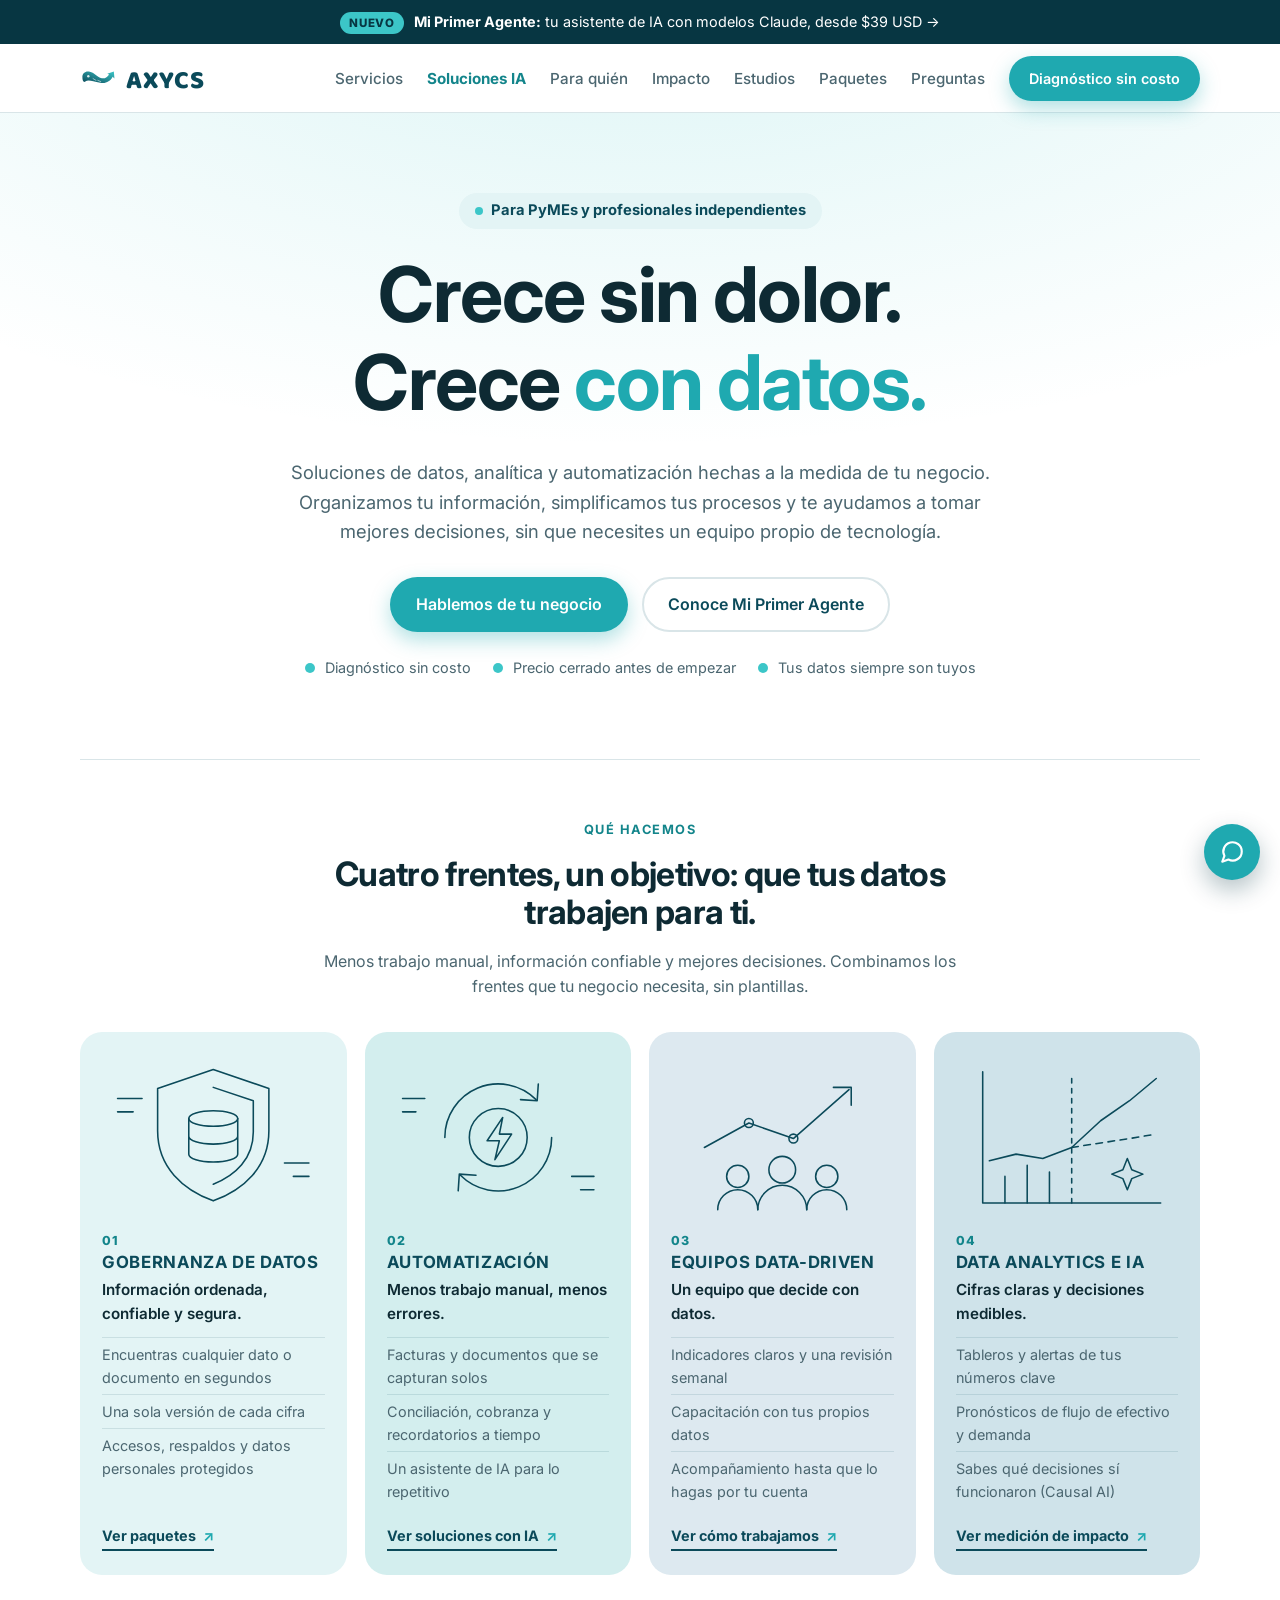
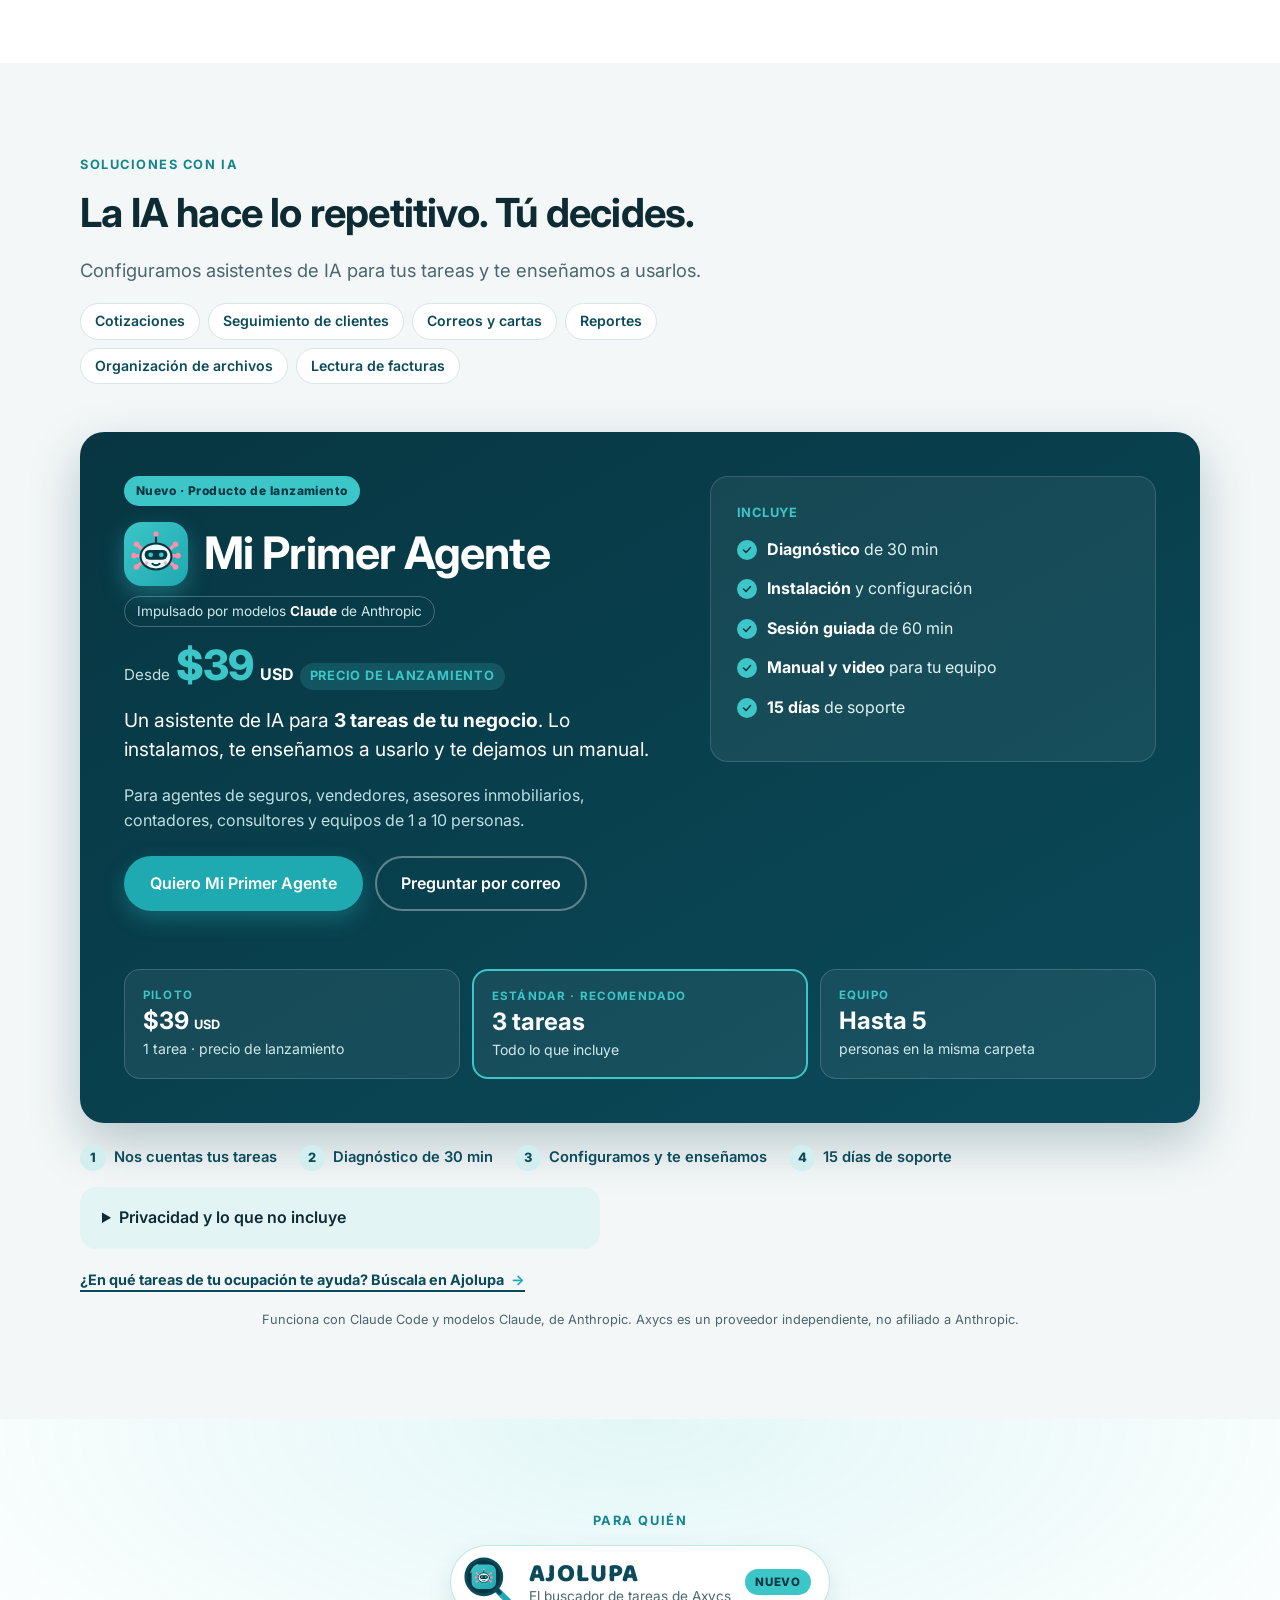
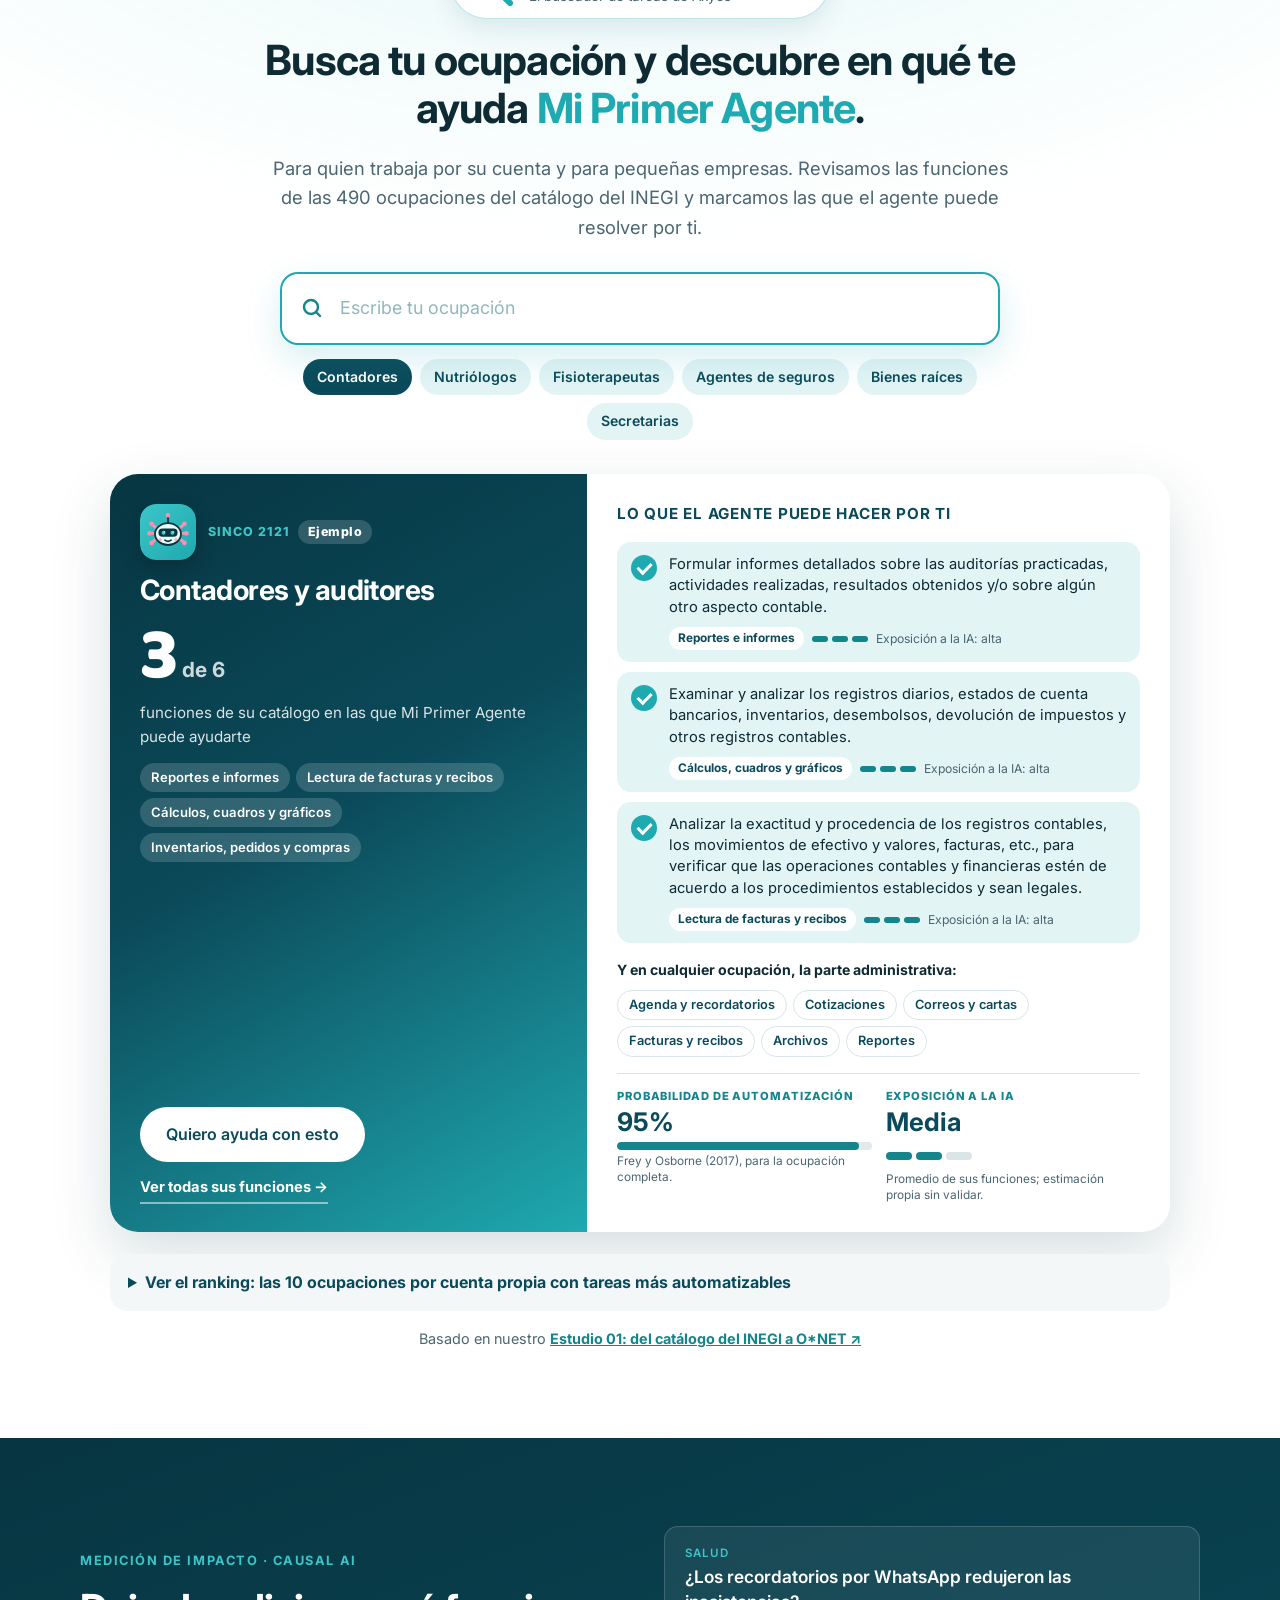
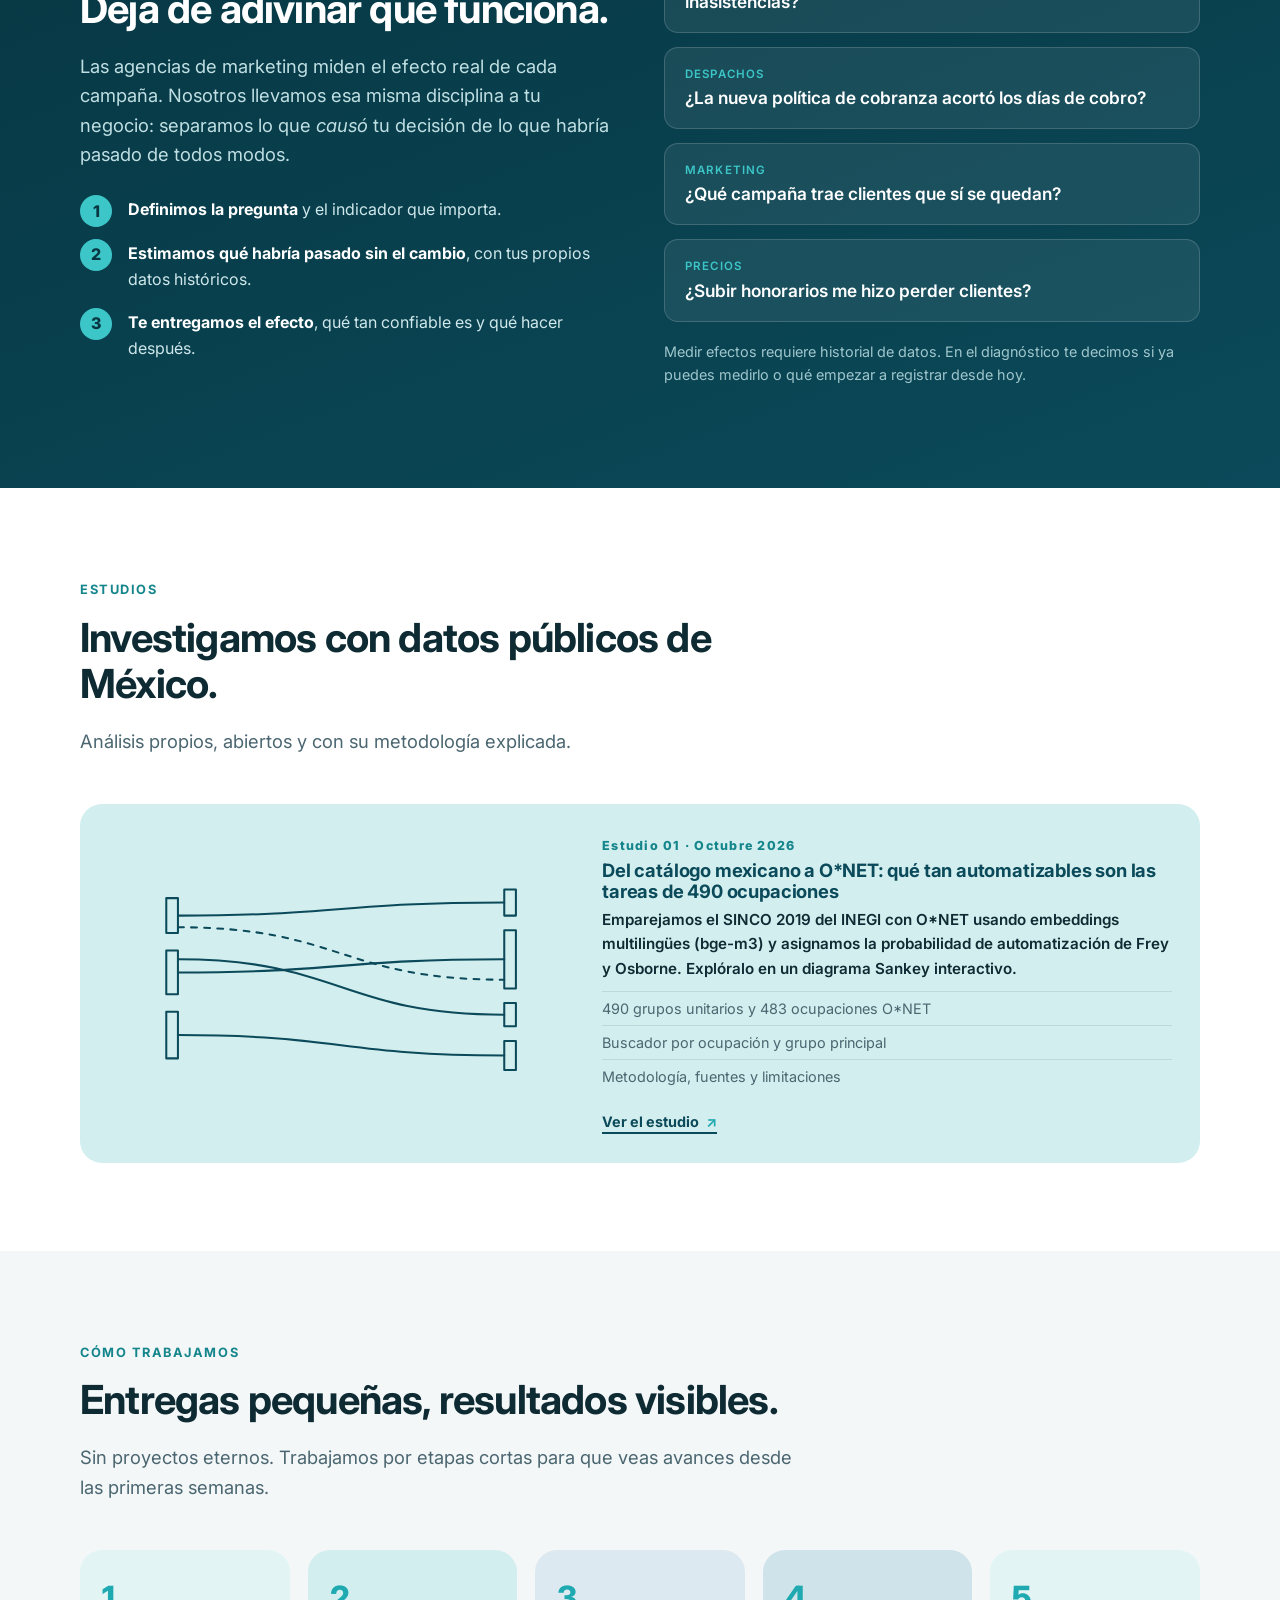
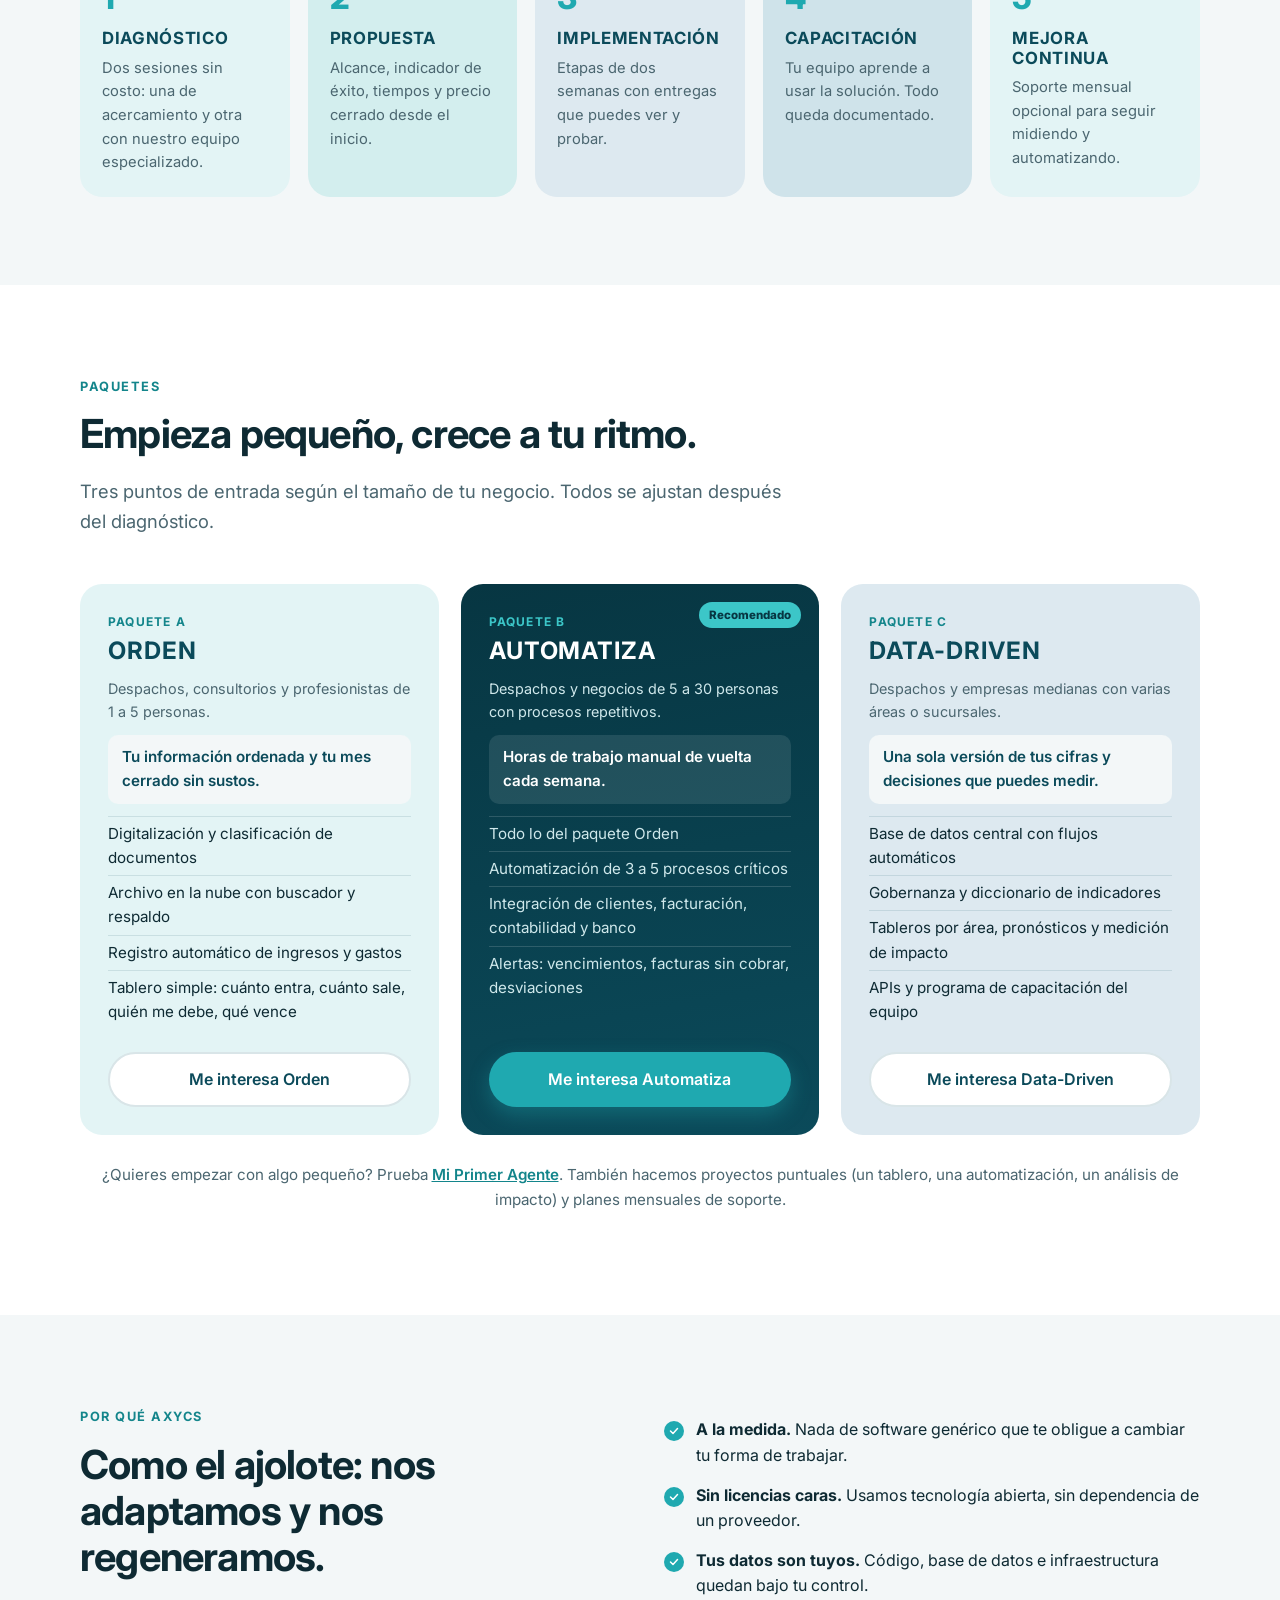
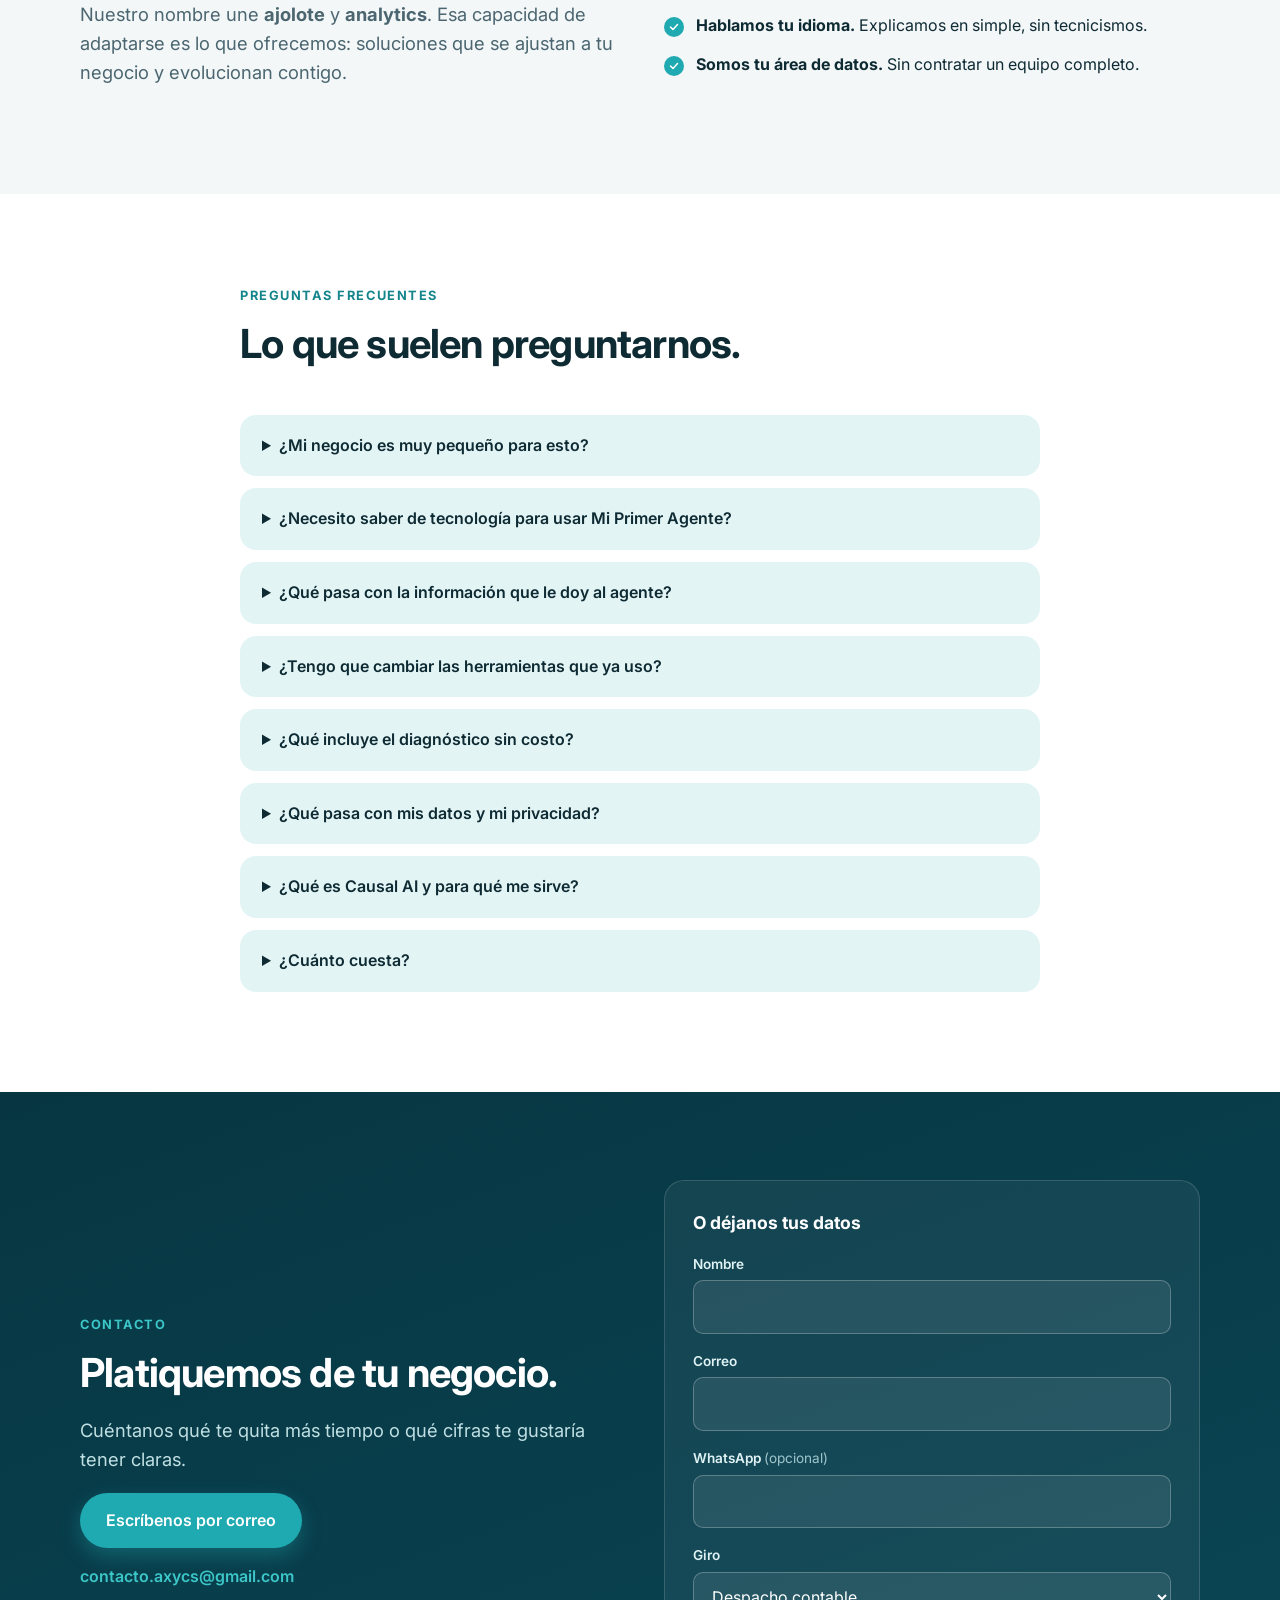
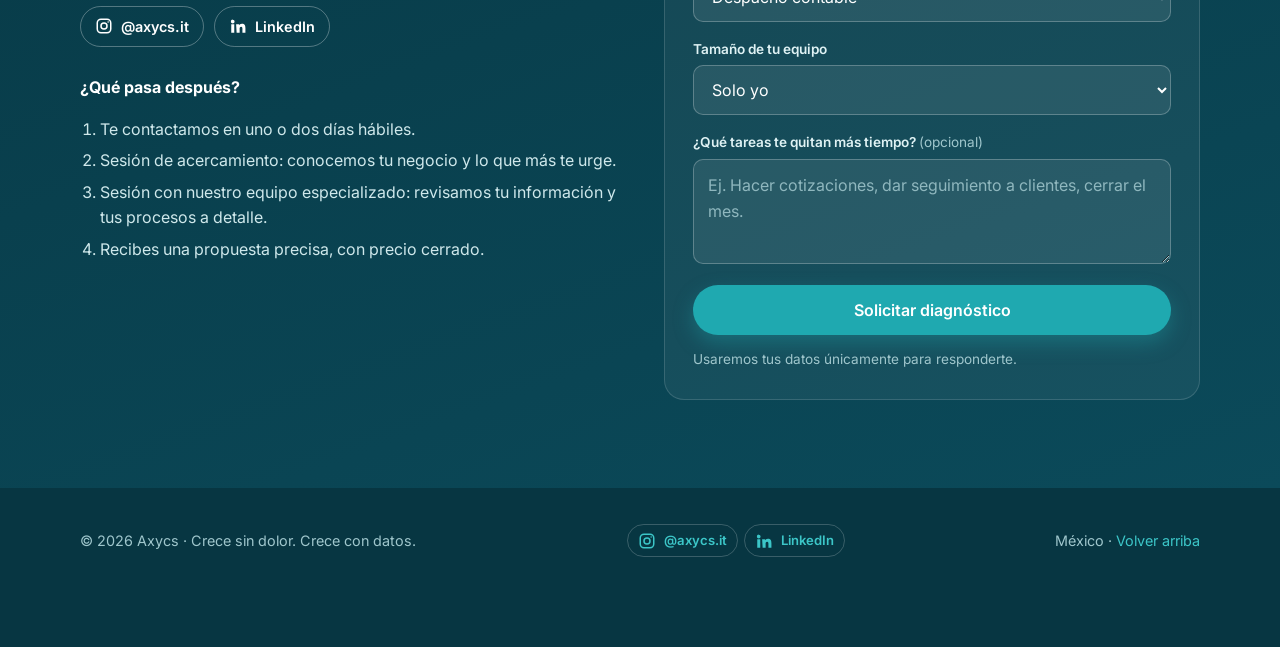
<file: index.html>
<!doctype html>
<html lang="es-MX">
<head>
  <meta charset="utf-8">
  <meta name="viewport" content="width=device-width, initial-scale=1">
  <title>Axycs | Crece sin dolor. Crece con datos.</title>
  <meta name="description" content="Axycs ayuda a profesionistas por cuenta propia y pequeñas empresas en México a ordenar su información, automatizar el trabajo repetitivo con IA y medir el efecto real de sus decisiones.">
  <meta name="theme-color" content="#0b4a5a">
  <meta property="og:title" content="Axycs | Crece sin dolor. Crece con datos.">
  <meta property="og:description" content="Datos ordenados, procesos automáticos y decisiones medibles para despachos y negocios de salud en México.">
  <meta property="og:type" content="website">
  <meta property="og:locale" content="es_MX">
  <link rel="icon" href="logo.svg" type="image/svg+xml">
  <link rel="preconnect" href="https://fonts.googleapis.com">
  <link rel="preconnect" href="https://fonts.gstatic.com" crossorigin>
  <link href="https://fonts.googleapis.com/css2?family=Baloo+2:wght@800&family=Inter:wght@400;500;600;700;800&display=swap" rel="stylesheet">
  <link rel="stylesheet" href="styles.css">
  <script>document.documentElement.classList.add("js");</script>
</head>
<body>
<a class="skip" href="#contenido">Saltar al contenido</a>

<div class="announce">
  <a href="#mi-primer-agente"><span class="announce-tag">Nuevo</span> <strong>Mi Primer Agente:</strong> tu asistente de IA con modelos Claude, desde $39 USD <span aria-hidden="true">→</span></a>
</div>

<header class="site-header">
  <div class="wrap nav">
    <a href="#inicio" class="brand" aria-label="Axycs, inicio"><img src="logo.svg" alt="" width="38" height="38"><span class="wordmark">Axycs</span></a>
    <button class="menu-btn" aria-label="Abrir menú" aria-expanded="false" aria-controls="menu">
      <svg width="26" height="26" viewBox="0 0 24 24" fill="none" stroke="currentColor" stroke-width="2" stroke-linecap="round"><path d="M4 7h16M4 12h16M4 17h16"/></svg>
    </button>
    <ul id="menu">
      <li><a class="link" href="#servicios">Servicios</a></li>
      <li><a class="link link-hot" href="#ia">Soluciones IA</a></li>
      <li><a class="link" href="#industrias">Para quién</a></li>
      <li><a class="link" href="#impacto">Impacto</a></li>
      <li><a class="link" href="#estudios">Estudios</a></li>
      <li><a class="link" href="#paquetes">Paquetes</a></li>
      <li><a class="link" href="#faq">Preguntas</a></li>
      <li><a class="btn btn-primary btn-sm" href="#contacto">Diagnóstico sin costo</a></li>
    </ul>
  </div>
</header>

<main id="contenido">
<!-- HERO: promesa y los cuatro frentes que la cumplen -->
<section class="hero" id="inicio">
  <div class="wrap">
    <div class="hero-intro">
      <p class="hero-for">Para PyMEs y profesionales independientes</p>
      <h1>Crece sin dolor.<br>Crece <em>con datos.</em></h1>
      <p class="lead">Soluciones de datos, analítica y automatización hechas a la medida de tu negocio. Organizamos tu información, simplificamos tus procesos y te ayudamos a tomar mejores decisiones, sin que necesites un equipo propio de tecnología.</p>
      <div class="cta">
        <a class="btn btn-primary" href="#contacto">Hablemos de tu negocio</a>
        <a class="btn btn-ghost" href="#mi-primer-agente">Conoce Mi Primer Agente</a>
      </div>
      <ul class="trust">
        <li>Diagnóstico sin costo</li>
        <li>Precio cerrado antes de empezar</li>
        <li>Tus datos siempre son tuyos</li>
      </ul>
    </div>

    <div class="hero-services" id="servicios">
      <div class="services-head reveal">
        <span class="eyebrow">Qué hacemos</span>
        <h2>Cuatro frentes, un objetivo: que tus datos trabajen para ti.</h2>
        <p>Menos trabajo manual, información confiable y mejores decisiones. Combinamos los frentes que tu negocio necesita, sin plantillas.</p>
      </div>
      <div class="fronts tiles">
        <article class="front f-gob reveal" id="gobernanza">
          <svg class="front-art" viewBox="0 0 200 150" aria-hidden="true">
            <path d="M100 14l50 17v38c0 33-23 53-50 63-27-10-50-30-50-63V31z"/>
            <path d="M100 30l36 12v28c0 24-16 39-36 47"/>
            <ellipse cx="100" cy="58" rx="22" ry="7"/>
            <path d="M78 58v32c0 3.9 9.8 7 22 7s22-3.1 22-7V58M78 74c0 3.9 9.8 7 22 7s22-3.1 22-7"/>
            <path d="M14 40h22M14 52h14M164 98h22M172 110h14"/>
          </svg>
          <span class="front-num">01</span>
          <h3>Gobernanza de datos</h3>
          <p class="front-claim">Información ordenada, confiable y segura.</p>
          <ul><li>Encuentras cualquier dato o documento en segundos</li><li>Una sola versión de cada cifra</li><li>Accesos, respaldos y datos personales protegidos</li></ul>
          <a class="front-link" href="#paquetes">Ver paquetes <span aria-hidden="true">↗</span></a>
        </article>
        <article class="front f-auto reveal" id="automatizacion">
          <svg class="front-art" viewBox="0 0 200 150" aria-hidden="true">
            <path d="M52 75A48 48 0 0 1 134 41"/><path d="M136 27l-1 15-15-1"/>
            <path d="M148 75A48 48 0 0 1 66 109"/><path d="M64 123l1-15 15 1"/>
            <circle cx="100" cy="75" r="26"/>
            <path d="M104 57l-14 21h11l-4 17 15-23h-11z"/>
            <path d="M14 40h20M14 52h12M166 110h20M174 122h12"/>
          </svg>
          <span class="front-num">02</span>
          <h3>Automatización</h3>
          <p class="front-claim">Menos trabajo manual, menos errores.</p>
          <ul><li>Facturas y documentos que se capturan solos</li><li>Conciliación, cobranza y recordatorios a tiempo</li><li>Un asistente de IA para lo repetitivo</li></ul>
          <a class="front-link" href="#ia">Ver soluciones con IA <span aria-hidden="true">↗</span></a>
        </article>
        <article class="front f-team reveal" id="equipos">
          <svg class="front-art" viewBox="0 0 200 150" aria-hidden="true">
            <path d="M30 84l40-22 40 14 50-44"/><path d="M146 30h16v16"/>
            <circle cx="70" cy="62" r="4"/><circle cx="110" cy="76" r="4"/>
            <circle cx="60" cy="110" r="10"/><path d="M42 140c0-10 8-18 18-18s18 8 18 18"/>
            <circle cx="100" cy="104" r="12"/><path d="M78 140c0-12 10-22 22-22s22 10 22 22"/>
            <circle cx="140" cy="110" r="10"/><path d="M122 140c0-10 8-18 18-18s18 8 18 18"/>
          </svg>
          <span class="front-num">03</span>
          <h3>Equipos data-driven</h3>
          <p class="front-claim">Un equipo que decide con datos.</p>
          <ul><li>Indicadores claros y una revisión semanal</li><li>Capacitación con tus propios datos</li><li>Acompañamiento hasta que lo hagas por tu cuenta</li></ul>
          <a class="front-link" href="#proceso">Ver cómo trabajamos <span aria-hidden="true">↗</span></a>
        </article>
        <article class="front f-data reveal" id="analytics">
          <svg class="front-art" viewBox="0 0 200 150" aria-hidden="true">
            <path d="M24 16v118h160"/>
            <path d="M44 134v-24M64 134v-34M84 134v-28"/>
            <path d="M104 22v112" stroke-dasharray="4 5"/>
            <path d="M30 96l24-6 24 4 26-10 26-24 26-18 24-20"/>
            <path d="M104 84l26-4 26-4 24-4" stroke-dasharray="6 5"/>
            <path d="M150 104l4-10 4 10 10 4-10 4-4 10-4-10-10-4z"/>
          </svg>
          <span class="front-num">04</span>
          <h3>Data Analytics e IA</h3>
          <p class="front-claim">Cifras claras y decisiones medibles.</p>
          <ul><li>Tableros y alertas de tus números clave</li><li>Pronósticos de flujo de efectivo y demanda</li><li>Sabes qué decisiones sí funcionaron (Causal AI)</li></ul>
          <a class="front-link" href="#impacto">Ver medición de impacto <span aria-hidden="true">↗</span></a>
        </article>
      </div>
      <p class="swipe-hint" aria-hidden="true">Desliza para ver más →</p>
    </div>
  </div>
</section>

<!-- SOLUCIONES CON IA -->
<section class="alt" id="ia">
  <div class="wrap">
    <div class="section-head reveal">
      <span class="eyebrow">Soluciones con IA</span>
      <h2>La IA hace lo repetitivo. Tú decides.</h2>
      <p class="lead">Configuramos asistentes de IA para tus tareas y te enseñamos a usarlos.</p>
      <ul class="chips" aria-label="Tareas que puede hacer">
        <li>Cotizaciones</li><li>Seguimiento de clientes</li><li>Correos y cartas</li><li>Reportes</li><li>Organización de archivos</li><li>Lectura de facturas</li>
      </ul>
    </div>

    <article class="product reveal" id="mi-primer-agente">
      <div class="product-main">
        <span class="badge-new">Nuevo · Producto de lanzamiento</span>
        <div class="product-title">
          <span class="robot" aria-hidden="true">
            <svg viewBox="0 0 64 64" fill="none" stroke-linecap="round" stroke-linejoin="round"><path d="M32 18V9" stroke="#073642" stroke-width="2.6"/><circle cx="32" cy="7.5" r="3.2" fill="#ff8fab"/><g stroke="#ff8fab" stroke-width="4.2"><path d="M16 27L8 20M14 34H5M16 41L8 48M48 27l8-7M50 34h9M48 41l8 7"/></g><g fill="#ff8fab"><circle cx="8" cy="20" r="3.4"/><circle cx="5" cy="34" r="3.4"/><circle cx="8" cy="48" r="3.4"/><circle cx="56" cy="20" r="3.4"/><circle cx="59" cy="34" r="3.4"/><circle cx="56" cy="48" r="3.4"/></g><ellipse cx="32" cy="35" rx="19" ry="16" fill="#e8fbfa" stroke="#073642" stroke-width="2.6"/><rect x="18" y="27" width="28" height="12" rx="6" fill="#073642"/><circle cx="25.5" cy="33" r="2.9" fill="#3cc6c8"/><circle cx="38.5" cy="33" r="2.9" fill="#3cc6c8"/><path d="M27.5 44q4.5 3.5 9 0" stroke="#073642" stroke-width="2.4"/><circle cx="20.5" cy="43" r="2.2" fill="#ff8fab" opacity=".7"/><circle cx="43.5" cy="43" r="2.2" fill="#ff8fab" opacity=".7"/></svg>
          </span>
          <h3>Mi Primer Agente</h3>
        </div>
        <p class="powered">Impulsado por modelos <strong>Claude</strong> de Anthropic</p>
        <p class="price"><span class="price-from">Desde</span> <span class="price-amount">$39</span> <span class="price-cur">USD</span> <span class="price-note">precio de lanzamiento</span></p>
        <p class="product-promise">Un asistente de IA para <strong>3 tareas de tu negocio</strong>. Lo instalamos, te enseñamos a usarlo y te dejamos un manual.</p>
        <p class="product-for">Para agentes de seguros, vendedores, asesores inmobiliarios, contadores, consultores y equipos de 1 a 10 personas.</p>
        <div class="cta">
          <a class="btn btn-primary" href="#contacto" data-plan="Mi Primer Agente">Quiero Mi Primer Agente</a>
          <a class="btn btn-ghost" href="mailto:contacto.axycs@gmail.com?subject=Me%20interesa%20Mi%20Primer%20Agente">Preguntar por correo</a>
        </div>
      </div>
      <div class="product-includes">
        <p class="kpi-title">Incluye</p>
        <ul class="includes">
          <li><strong>Diagnóstico</strong> de 30 min</li>
          <li><strong>Instalación</strong> y configuración</li>
          <li><strong>Sesión guiada</strong> de 60 min</li>
          <li><strong>Manual y video</strong> para tu equipo</li>
          <li><strong>15 días</strong> de soporte</li>
        </ul>
      </div>
      <div class="levels">
        <a class="level-opt" href="#contacto" data-plan="Mi Primer Agente · Piloto">
          <span class="level">Piloto</span><strong class="level-amt">$39 <small>USD</small></strong><span>1 tarea · precio de lanzamiento</span>
        </a>
        <a class="level-opt level-hot" href="#contacto" data-plan="Mi Primer Agente · Estándar">
          <span class="level">Estándar · Recomendado</span><strong class="level-amt">3 tareas</strong><span>Todo lo que incluye</span>
        </a>
        <a class="level-opt" href="#contacto" data-plan="Mi Primer Agente · Equipo">
          <span class="level">Equipo</span><strong class="level-amt">Hasta 5</strong><span>personas en la misma carpeta</span>
        </a>
      </div>
    </article>

    <div class="product-extra reveal">
      <ol class="flow-steps" aria-label="Cómo funciona">
        <li><span>1</span>Nos cuentas tus tareas</li>
        <li><span>2</span>Diagnóstico de 30 min</li>
        <li><span>3</span>Configuramos y te enseñamos</li>
        <li><span>4</span>15 días de soporte</li>
      </ol>
      <details class="noinc">
        <summary>Privacidad y lo que no incluye</summary>
        <ul>
          <li>Solo trabaja en las carpetas que autorizas por escrito. Nunca accedemos a contraseñas, bancos ni declaraciones.</li>
          <li>No incluye conexiones con sistemas complejos (ERP, contabilidad, facturación) ni asesoría fiscal o legal.</li>
          <li>No incluye la suscripción a Claude: la contratas tú o la cotizamos aparte.</li>
        </ul>
      </details>
    </div>
    <p class="px-link reveal"><a class="front-link" href="#industrias">¿En qué tareas de tu ocupación te ayuda? Búscala en Ajolupa <span aria-hidden="true">→</span></a></p>
    <p class="disclaimer">Funciona con Claude Code y modelos Claude, de Anthropic. Axycs es un proveedor independiente, no afiliado a Anthropic.</p>
  </div>
</section>

<!-- INDUSTRIAS: para quién -->
<section id="industrias" class="pq">
  <div class="wrap">
    <div class="pq-head reveal">
      <span class="eyebrow">Para quién</span>
      <p class="pq-brand"><img src="ajolupa.svg" alt="" width="64" height="64"><span><strong class="wordmark">Ajolupa</strong><small>El buscador de tareas de Axycs</small></span><span class="pq-new">Nuevo</span></p>
      <h2>Busca tu ocupación y descubre en qué te ayuda <em>Mi Primer Agente</em>.</h2>
      <p class="lead">Para quien trabaja por su cuenta y para pequeñas empresas. Revisamos las funciones de las 490 ocupaciones del catálogo del INEGI y marcamos las que el agente puede resolver por ti.</p>
    </div>

    <div class="pq-search reveal" role="search">
      <svg class="px-search-ico" viewBox="0 0 24 24" aria-hidden="true"><circle cx="11" cy="11" r="7"/><path d="M20 20l-3.5-3.5"/></svg>
      <label for="pq-q" class="sr-only">Busca tu ocupación en Ajolupa</label>
      <input id="pq-q" type="search" placeholder="Escribe tu ocupación" autocomplete="off" maxlength="80"
             role="combobox" aria-expanded="false" aria-controls="pq-list" aria-autocomplete="list">
      <ul id="pq-list" class="auto-list px-list" role="listbox" hidden></ul>
    </div>
    <ul class="px-quick pq-quick reveal" aria-label="Ocupaciones frecuentes">
      <li><button type="button" data-c="2121">Contadores</button></li>
      <li><button type="button" data-c="2433">Nutriólogos</button></li>
      <li><button type="button" data-c="2437">Fisioterapeutas</button></li>
      <li><button type="button" data-c="4222">Agentes de seguros</button></li>
      <li><button type="button" data-c="4223">Bienes raíces</button></li>
      <li><button type="button" data-c="3111">Secretarias</button></li>
    </ul>

    <article class="pq-card reveal" id="pq-card" aria-live="polite" aria-busy="true">
      <div class="pq-left">
        <div class="pq-id">
          <img src="agente.svg" alt="" width="56" height="56">
          <p><span id="pq-code">SINCO</span><span class="pq-tag" id="pq-tag">Ejemplo</span></p>
        </div>
        <h3 id="pq-title">Cargando ocupaciones…</h3>
        <p class="pq-big"><strong id="pq-n">–</strong> <span id="pq-of"></span></p>
        <p class="pq-sub" id="pq-sub">funciones en las que Mi Primer Agente puede ayudarte</p>
        <ul class="pq-caps" id="pq-caps"></ul>
        <div class="pq-actions">
          <a class="btn btn-primary" href="#contacto" data-plan="Mi Primer Agente">Quiero ayuda con esto</a>
          <a class="pq-all" id="pq-all" href="ocupaciones.html">Ver todas sus funciones <span aria-hidden="true">→</span></a>
        </div>
      </div>
      <div class="pq-right">
        <h4 id="pq-tasks-title">Lo que el agente puede hacer por ti</h4>
        <ol class="pq-tasks" id="pq-tasks"></ol>
        <div class="pq-admin">
          <p><strong>Y en cualquier ocupación, la parte administrativa:</strong></p>
          <ul><li>Agenda y recordatorios</li><li>Cotizaciones</li><li>Correos y cartas</li><li>Facturas y recibos</li><li>Archivos</li><li>Reportes</li></ul>
        </div>
        <div class="pq-metrics">
          <div>
            <span class="pq-mlabel">Probabilidad de automatización</span>
            <strong id="pq-p">–</strong>
            <div class="px-bar" aria-hidden="true"><span id="pq-pbar"></span></div>
            <small id="pq-pnote">Frey y Osborne (2017), para la ocupación completa.</small>
          </div>
          <div>
            <span class="pq-mlabel">Exposición a la IA</span>
            <strong id="pq-x">–</strong>
            <span class="px-meter" id="pq-xm" aria-hidden="true"></span>
            <small>Promedio de sus funciones; estimación propia sin validar.</small>
          </div>
        </div>
      </div>
    </article>

    <details class="pq-more reveal">
      <summary>Ver el ranking: las 10 ocupaciones por cuenta propia con tareas más automatizables</summary>
      <div class="auto-study" id="automatizacion">
        <figure class="auto-card front pq-rank">
          <figcaption>
            <p class="front-claim">Probabilidad de automatización de Frey y Osborne. Toca una barra para ver en qué le ayuda el agente.</p>
          </figcaption>
          <ol class="bars" id="auto-top"></ol>
          <div class="bar-row bar-axis" aria-hidden="true"><span></span><span class="bars-axis"><span>0%</span><span>50%</span><span>100%</span></span><span></span></div>
        </figure>
        <p class="auto-note">Mide qué tan susceptibles son las tareas de una ocupación a la tecnología evaluada por Frey y Osborne (2017); no predice pérdida de empleos. Los valores vienen de ocupaciones de EE. UU. (O*NET) emparejadas con el SINCO por similitud de texto. "Por cuenta propia": selección de Axycs de 36 ocupaciones que suelen trabajar de forma independiente.</p>
        <div class="auto-tip" id="auto-tip" role="tooltip" hidden></div>
      </div>
    </details>
    <p class="pq-study reveal">Basado en nuestro <a href="estudios/automatizacion-sinco-onet.html">Estudio 01: del catálogo del INEGI a O*NET <span aria-hidden="true">↗</span></a></p>
  </div>
</section>

<!-- MEDICIÓN DE IMPACTO -->
<section class="dark" id="impacto">
  <div class="wrap split">
    <div class="reveal">
      <span class="eyebrow">Medición de impacto · Causal AI</span>
      <h2>Deja de adivinar qué funciona.</h2>
      <p class="lead">Las agencias de marketing miden el efecto real de cada campaña. Nosotros llevamos esa misma disciplina a tu negocio: separamos lo que <em>causó</em> tu decisión de lo que habría pasado de todos modos.</p>
      <ol class="method">
        <li><strong>Definimos la pregunta</strong> y el indicador que importa.</li>
        <li><strong>Estimamos qué habría pasado sin el cambio</strong>, con tus propios datos históricos.</li>
        <li><strong>Te entregamos el efecto</strong>, qué tan confiable es y qué hacer después.</li>
      </ol>
    </div>
    <div class="reveal">
      <div class="questions">
        <div class="q"><span>Salud</span>¿Los recordatorios por WhatsApp redujeron las inasistencias?</div>
        <div class="q"><span>Despachos</span>¿La nueva política de cobranza acortó los días de cobro?</div>
        <div class="q"><span>Marketing</span>¿Qué campaña trae clientes que sí se quedan?</div>
        <div class="q"><span>Precios</span>¿Subir honorarios me hizo perder clientes?</div>
      </div>
      <p class="impact-note">Medir efectos requiere historial de datos. En el diagnóstico te decimos si ya puedes medirlo o qué empezar a registrar desde hoy.</p>
    </div>
  </div>
</section>

<!-- ESTUDIOS -->
<section id="estudios">
  <div class="wrap">
    <div class="section-head reveal">
      <span class="eyebrow">Estudios</span>
      <h2>Investigamos con datos públicos de México.</h2>
      <p class="lead">Análisis propios, abiertos y con su metodología explicada.</p>
    </div>
    <article class="front study-card reveal">
      <svg class="front-art" viewBox="0 0 320 150" aria-hidden="true">
        <path d="M40 20h8v24h-8zM40 56h8v30h-8zM40 98h8v32h-8z"/>
        <path d="M272 14h8v18h-8zM272 42h8v40h-8zM272 92h8v16h-8zM272 118h8v20h-8z"/>
        <path d="M48 32C160 32 160 23 272 23M48 71C160 71 160 62 272 62M48 62C160 62 160 100 272 100M48 114C160 114 160 128 272 128"/>
        <path d="M48 40C160 40 160 76 272 76" stroke-dasharray="4 5"/>
      </svg>
      <div>
        <span class="front-num">Estudio 01 · Octubre 2026</span>
        <h3>Del catálogo mexicano a O*NET: qué tan automatizables son las tareas de 490 ocupaciones</h3>
        <p class="front-claim">Emparejamos el SINCO 2019 del INEGI con O*NET usando embeddings multilingües (bge-m3) y asignamos la probabilidad de automatización de Frey y Osborne. Explóralo en un diagrama Sankey interactivo.</p>
        <ul><li>490 grupos unitarios y 483 ocupaciones O*NET</li><li>Buscador por ocupación y grupo principal</li><li>Metodología, fuentes y limitaciones</li></ul>
        <a class="front-link" href="estudios/automatizacion-sinco-onet.html">Ver el estudio <span aria-hidden="true">↗</span></a>
      </div>
    </article>
  </div>
</section>

<!-- PROCESO -->
<section class="alt" id="proceso">
  <div class="wrap">
    <div class="section-head reveal">
      <span class="eyebrow">Cómo trabajamos</span>
      <h2>Entregas pequeñas, resultados visibles.</h2>
      <p class="lead">Sin proyectos eternos. Trabajamos por etapas cortas para que veas avances desde las primeras semanas.</p>
    </div>
    <div class="steps tiles">
      <div class="step tile reveal"><h3>Diagnóstico</h3><p>Dos sesiones sin costo: una de acercamiento y otra con nuestro equipo especializado.</p></div>
      <div class="step tile reveal"><h3>Propuesta</h3><p>Alcance, indicador de éxito, tiempos y precio cerrado desde el inicio.</p></div>
      <div class="step tile reveal"><h3>Implementación</h3><p>Etapas de dos semanas con entregas que puedes ver y probar.</p></div>
      <div class="step tile reveal"><h3>Capacitación</h3><p>Tu equipo aprende a usar la solución. Todo queda documentado.</p></div>
      <div class="step tile reveal"><h3>Mejora continua</h3><p>Soporte mensual opcional para seguir midiendo y automatizando.</p></div>
    </div>
    <p class="swipe-hint" aria-hidden="true">Desliza para ver más →</p>
  </div>
</section>

<!-- PAQUETES -->
<section id="paquetes">
  <div class="wrap">
    <div class="section-head reveal">
      <span class="eyebrow">Paquetes</span>
      <h2>Empieza pequeño, crece a tu ritmo.</h2>
      <p class="lead">Tres puntos de entrada según el tamaño de tu negocio. Todos se ajustan después del diagnóstico.</p>
    </div>
    <div class="grid g3 tiles">
      <article class="card pkg tile reveal">
        <span class="level">Paquete A</span>
        <h3>Orden</h3>
        <p class="for">Despachos, consultorios y profesionistas de 1 a 5 personas.</p>
        <p class="outcome">Tu información ordenada y tu mes cerrado sin sustos.</p>
        <ul>
          <li>Digitalización y clasificación de documentos</li>
          <li>Archivo en la nube con buscador y respaldo</li>
          <li>Registro automático de ingresos y gastos</li>
          <li>Tablero simple: cuánto entra, cuánto sale, quién me debe, qué vence</li>
        </ul>
        <a class="btn btn-ghost" href="#contacto" data-plan="Orden">Me interesa Orden</a>
      </article>
      <article class="card pkg tile featured reveal">
        <span class="badge">Recomendado</span>
        <span class="level">Paquete B</span>
        <h3>Automatiza</h3>
        <p class="for">Despachos y negocios de 5 a 30 personas con procesos repetitivos.</p>
        <p class="outcome">Horas de trabajo manual de vuelta cada semana.</p>
        <ul>
          <li>Todo lo del paquete Orden</li>
          <li>Automatización de 3 a 5 procesos críticos</li>
          <li>Integración de clientes, facturación, contabilidad y banco</li>
          <li>Alertas: vencimientos, facturas sin cobrar, desviaciones</li>
        </ul>
        <a class="btn btn-primary" href="#contacto" data-plan="Automatiza">Me interesa Automatiza</a>
      </article>
      <article class="card pkg tile reveal">
        <span class="level">Paquete C</span>
        <h3>Data-Driven</h3>
        <p class="for">Despachos y empresas medianas con varias áreas o sucursales.</p>
        <p class="outcome">Una sola versión de tus cifras y decisiones que puedes medir.</p>
        <ul>
          <li>Base de datos central con flujos automáticos</li>
          <li>Gobernanza y diccionario de indicadores</li>
          <li>Tableros por área, pronósticos y medición de impacto</li>
          <li>APIs y programa de capacitación del equipo</li>
        </ul>
        <a class="btn btn-ghost" href="#contacto" data-plan="Data-Driven">Me interesa Data-Driven</a>
      </article>
    </div>
    <p class="swipe-hint" aria-hidden="true">Desliza para ver más →</p>
    <p class="note">¿Quieres empezar con algo pequeño? Prueba <a href="#mi-primer-agente">Mi Primer Agente</a>. También hacemos proyectos puntuales (un tablero, una automatización, un análisis de impacto) y planes mensuales de soporte.</p>
  </div>
</section>

<!-- POR QUÉ AXYCS -->
<section class="alt">
  <div class="wrap split">
    <div class="reveal">
      <span class="eyebrow">Por qué Axycs</span>
      <h2>Como el ajolote: nos adaptamos y nos regeneramos.</h2>
      <p class="lead">Nuestro nombre une <strong>ajolote</strong> y <strong>analytics</strong>. Esa capacidad de adaptarse es lo que ofrecemos: soluciones que se ajustan a tu negocio y evolucionan contigo.</p>
    </div>
    <div class="reveal">
      <ul class="check">
        <li><strong>A la medida.</strong> Nada de software genérico que te obligue a cambiar tu forma de trabajar.</li>
        <li><strong>Sin licencias caras.</strong> Usamos tecnología abierta, sin dependencia de un proveedor.</li>
        <li><strong>Tus datos son tuyos.</strong> Código, base de datos e infraestructura quedan bajo tu control.</li>
        <li><strong>Hablamos tu idioma.</strong> Explicamos en simple, sin tecnicismos.</li>
        <li><strong>Somos tu área de datos.</strong> Sin contratar un equipo completo.</li>
      </ul>
    </div>
  </div>
</section>

<!-- FAQ -->
<section id="faq">
  <div class="wrap narrow">
    <div class="section-head reveal">
      <span class="eyebrow">Preguntas frecuentes</span>
      <h2>Lo que suelen preguntarnos.</h2>
    </div>
    <details class="reveal"><summary>¿Mi negocio es muy pequeño para esto?</summary><p>No. El paquete Orden está pensado para despachos, consultorios y negocios de una a cinco personas. Empezamos por lo que más duele y crecemos a tu ritmo.</p></details>
    <details class="reveal"><summary>¿Necesito saber de tecnología para usar Mi Primer Agente?</summary><p>No. Nosotros lo instalamos y configuramos. Tú recibes una sesión guiada, un manual de una página y un video corto. Si sabes usar tu computadora y WhatsApp, puedes usarlo.</p></details>
    <details class="reveal"><summary>¿Qué pasa con la información que le doy al agente?</summary><p>El agente trabaja en tu computadora y solo en las carpetas que autorizas por escrito. Para generar sus respuestas, el contenido que le compartes se procesa en el servicio de Claude, conforme a las condiciones de privacidad de Anthropic. Por eso definimos contigo, antes de empezar, qué información sí y cuál no se usa.</p></details>
    <details class="reveal"><summary>¿Tengo que cambiar las herramientas que ya uso?</summary><p>Casi nunca. Conectamos lo que ya tienes (Excel, sistemas de facturación, bancos, apps) y solo proponemos cambios cuando son realmente necesarios.</p></details>
    <details class="reveal"><summary>¿Qué incluye el diagnóstico sin costo?</summary><p>Dos sesiones. En la primera, de acercamiento, conocemos tu negocio, tus procesos y lo que más te urge resolver. En la segunda, nuestro equipo especializado revisa contigo tu información y tus herramientas para definir la solución con precisión. Si hiciera falta alguna sesión adicional, te lo diremos desde el principio. Sin compromiso de contratación.</p></details>
    <details class="reveal"><summary>¿Qué pasa con mis datos y mi privacidad?</summary><p>Tus datos son tuyos. Usamos accesos por rol, bitácoras, respaldos y acuerdos de confidencialidad. En despachos y en salud manejamos información confidencial y sensible con especial cuidado, conforme a la normativa mexicana aplicable.</p></details>
    <details class="reveal"><summary>¿Qué es Causal AI y para qué me sirve?</summary><p>Es un tipo de análisis que distingue qué decisiones <em>causaron</em> un resultado, no solo qué cosas ocurrieron al mismo tiempo. Es lo que hacen las agencias de marketing para medir campañas, y lo aplicamos a tu negocio: saber si una promoción, un cambio de precio o una nueva forma de trabajar realmente mejoró tus resultados.</p></details>
    <details class="reveal"><summary>¿Cuánto cuesta?</summary><p>Depende del alcance. Cada propuesta es a la medida y con precio cerrado después del diagnóstico, así que no hay sorpresas.</p></details>
  </div>
</section>

<!-- CONTACTO -->
<section class="dark" id="contacto">
  <div class="wrap split">
    <div class="reveal">
      <span class="eyebrow">Contacto</span>
      <h2>Platiquemos de tu negocio.</h2>
      <p class="lead">Cuéntanos qué te quita más tiempo o qué cifras te gustaría tener claras.</p>
      <!-- Cuando haya número de WhatsApp: agregar botón https://wa.me/52NUMERO -->
      <p><a class="btn btn-primary" href="mailto:contacto.axycs@gmail.com?subject=Quiero%20un%20diagn%C3%B3stico%20con%20Axycs">Escríbenos por correo</a></p>
      <p class="mail-line"><a href="mailto:contacto.axycs@gmail.com">contacto.axycs@gmail.com</a></p>
      <ul class="social" aria-label="Redes sociales"><li><a href="https://www.instagram.com/axycs.it/" target="_blank" rel="noopener"><svg viewBox="0 0 24 24" fill="none" stroke="currentColor" stroke-width="2" stroke-linecap="round" stroke-linejoin="round" aria-hidden="true"><rect x="3" y="3" width="18" height="18" rx="5"/><circle cx="12" cy="12" r="4"/><circle cx="17.5" cy="6.5" r="1" fill="currentColor" stroke="none"/></svg><span>@axycs.it</span></a></li><li><a href="https://www.linkedin.com/company/axycs" target="_blank" rel="noopener"><svg viewBox="0 0 24 24" fill="currentColor" aria-hidden="true"><path d="M4.98 3.5a2.5 2.5 0 11-.02 5 2.5 2.5 0 01.02-5zM3 9.5h4V21H3zM9.5 9.5h3.8v1.6h.06c.53-1 1.83-2.06 3.77-2.06 4.03 0 4.77 2.65 4.77 6.1V21h-4v-5.2c0-1.24-.02-2.84-1.73-2.84-1.73 0-2 1.35-2 2.75V21h-4z"/></svg><span>LinkedIn</span></a></li></ul>
      <p class="next-title">¿Qué pasa después?</p>
      <ol class="next">
        <li>Te contactamos en uno o dos días hábiles.</li>
        <li>Sesión de acercamiento: conocemos tu negocio y lo que más te urge.</li>
        <li>Sesión con nuestro equipo especializado: revisamos tu información y tus procesos a detalle.</li>
        <li>Recibes una propuesta precisa, con precio cerrado.</li>
      </ol>
    </div>
    <!-- FormSubmit reenvía el formulario a contacto.axycs@gmail.com (el primer envío pide confirmar por correo) -->
    <form class="reveal" action="https://formsubmit.co/contacto.axycs@gmail.com" method="POST">
      <input type="hidden" name="_subject" value="Nuevo contacto desde axycs">
      <input type="hidden" name="_template" value="table">
      <input type="hidden" name="_captcha" value="false">
      <input type="hidden" name="_next" value="https://axycs.github.io/?enviado=1#contacto">
      <p class="form-title">O déjanos tus datos</p>
      <div><label for="nombre">Nombre</label><input id="nombre" name="nombre" required autocomplete="name"></div>
      <div><label for="email">Correo</label><input id="email" name="email" type="email" required autocomplete="email"></div>
      <div><label for="tel">WhatsApp <span class="opt">(opcional)</span></label><input id="tel" name="telefono" type="tel" autocomplete="tel" inputmode="tel"></div>
      <div>
        <label for="giro">Giro</label>
        <select id="giro" name="giro">
          <option>Despacho contable</option><option>Despacho jurídico</option><option>Notaría</option><option>Salud</option><option>Inmobiliaria / condominios</option><option>Escuela / academia</option><option>Seguros</option><option>Transporte y logística</option><option>Comercio y distribución</option><option>Construcción / arquitectura</option><option>Bienestar (gimnasio, spa, estética)</option><option>Agencia / servicios</option><option>Otro</option>
        </select>
      </div>
      <div>
        <label for="tamano">Tamaño de tu equipo</label>
        <select id="tamano" name="tamano">
          <option>Solo yo</option><option>2 a 5 personas</option><option>6 a 10 personas</option><option>11 a 30 personas</option><option>Más de 30</option>
        </select>
      </div>
      <div><label for="msg">¿Qué tareas te quitan más tiempo? <span class="opt">(opcional)</span></label><textarea id="msg" name="mensaje" rows="3" placeholder="Ej. Hacer cotizaciones, dar seguimiento a clientes, cerrar el mes."></textarea></div>
      <input type="hidden" id="plan" name="interes" value="Diagnóstico">
      <p class="plan-chosen" id="plan-chosen" hidden>Paquete de interés: <strong></strong></p>
      <input type="text" name="_honey" class="hp" tabindex="-1" autocomplete="off" aria-hidden="true">
      <button class="btn btn-primary" type="submit">Solicitar diagnóstico</button>
      <p class="form-note">Usaremos tus datos únicamente para responderte.</p>
      <p class="form-ok" id="form-ok" hidden>¡Gracias! Recibimos tu mensaje y te contactaremos en uno o dos días hábiles.</p>
    </form>
  </div>
</section>
</main>

<footer>
  <div class="wrap">
    <div>© <span id="year">2026</span> Axycs · Crece sin dolor. Crece con datos.</div>
    <ul class="social social-sm" aria-label="Redes sociales"><li><a href="https://www.instagram.com/axycs.it/" target="_blank" rel="noopener"><svg viewBox="0 0 24 24" fill="none" stroke="currentColor" stroke-width="2" stroke-linecap="round" stroke-linejoin="round" aria-hidden="true"><rect x="3" y="3" width="18" height="18" rx="5"/><circle cx="12" cy="12" r="4"/><circle cx="17.5" cy="6.5" r="1" fill="currentColor" stroke="none"/></svg><span>@axycs.it</span></a></li><li><a href="https://www.linkedin.com/company/axycs" target="_blank" rel="noopener"><svg viewBox="0 0 24 24" fill="currentColor" aria-hidden="true"><path d="M4.98 3.5a2.5 2.5 0 11-.02 5 2.5 2.5 0 01.02-5zM3 9.5h4V21H3zM9.5 9.5h3.8v1.6h.06c.53-1 1.83-2.06 3.77-2.06 4.03 0 4.77 2.65 4.77 6.1V21h-4v-5.2c0-1.24-.02-2.84-1.73-2.84-1.73 0-2 1.35-2 2.75V21h-4z"/></svg><span>LinkedIn</span></a></li></ul>
    <div>México · <a href="#inicio">Volver arriba</a></div>
  </div>
</footer>

<a class="wa-float" href="#contacto" aria-label="Contáctanos">
  <svg viewBox="0 0 24 24" width="26" height="26" fill="none" stroke="currentColor" stroke-width="2" stroke-linecap="round" stroke-linejoin="round"><path d="M21 11.5a8.4 8.4 0 0 1-12.3 7.5L3 21l2-5.5A8.5 8.5 0 1 1 21 11.5z"/></svg>
</a>

<script src="data/automatizacion.js" defer></script>
<script src="buscador.js" defer></script>
<script src="para-quien.js" defer></script>
<script src="auto.js" defer></script>
<script src="script.js"></script>
</body>
</html>
</file>
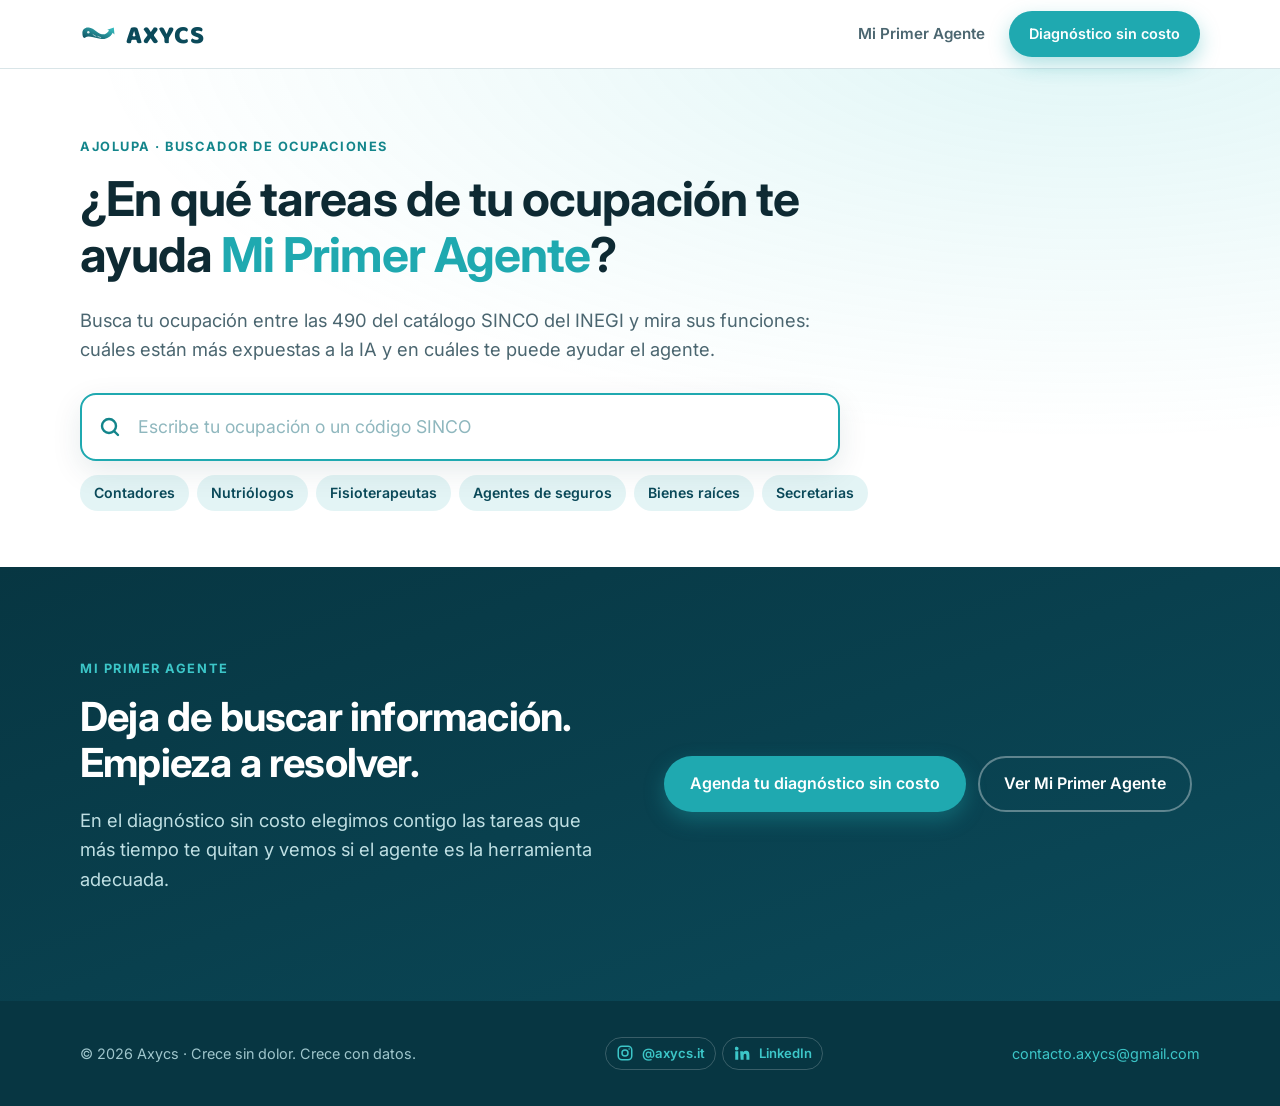
<file: ocupaciones.html>
<!doctype html>
<html lang="es">
<head>
  <meta charset="utf-8">
  <meta name="viewport" content="width=device-width, initial-scale=1">
  <title>Ajolupa: ¿qué puede hacer Mi Primer Agente en tu ocupación? · Axycs</title>
  <meta name="description" content="Busca tu ocupación entre las 490 del catálogo SINCO del INEGI: mira sus funciones, cuáles están más expuestas a la IA y en cuáles te puede ayudar Mi Primer Agente.">
  <meta name="theme-color" content="#0b4a5a">
  <link rel="icon" href="logo.svg" type="image/svg+xml">
  <link rel="preconnect" href="https://fonts.googleapis.com">
  <link rel="preconnect" href="https://fonts.gstatic.com" crossorigin>
  <link href="https://fonts.googleapis.com/css2?family=Baloo+2:wght@800&family=Inter:wght@400;500;600;700;800&display=swap" rel="stylesheet">
  <link rel="stylesheet" href="styles.css">
</head>
<body class="study-page">
<a class="skip" href="#contenido">Saltar al contenido</a>

<header class="site-header">
  <div class="wrap nav">
    <a href="index.html" class="brand" aria-label="Axycs, inicio"><img src="logo.svg" alt="" width="38" height="38"><span class="wordmark">Axycs</span></a>
    <ul class="study-nav">
      <li><a class="link" href="index.html#mi-primer-agente">Mi Primer Agente</a></li>
      <li><a class="btn btn-primary btn-sm" href="index.html#contacto">Diagnóstico sin costo</a></li>
    </ul>
  </div>
</header>

<main id="contenido">
<section class="study-hero px-hero">
  <div class="wrap">
    <span class="eyebrow">Ajolupa · buscador de ocupaciones</span>
    <h1>¿En qué tareas de tu ocupación te ayuda <em>Mi Primer Agente</em>?</h1>
    <p class="lead">Busca tu ocupación entre las 490 del catálogo SINCO del INEGI y mira sus funciones: cuáles están más expuestas a la IA y en cuáles te puede ayudar el agente.</p>

    <div class="px-search" role="search">
      <label for="px-q" class="sr-only">Busca tu ocupación en Ajolupa</label>
      <svg class="px-search-ico" viewBox="0 0 24 24" aria-hidden="true"><circle cx="11" cy="11" r="7"/><path d="M20 20l-3.5-3.5"/></svg>
      <input id="px-q" type="search" placeholder="Escribe tu ocupación o un código SINCO" autocomplete="off" maxlength="80"
             role="combobox" aria-expanded="false" aria-controls="px-list" aria-autocomplete="list">
      <ul id="px-list" class="auto-list px-list" role="listbox" hidden></ul>
    </div>
    <ul class="px-quick" aria-label="Ocupaciones frecuentes">
      <li><button type="button" data-c="2121">Contadores</button></li>
      <li><button type="button" data-c="2433">Nutriólogos</button></li>
      <li><button type="button" data-c="2437">Fisioterapeutas</button></li>
      <li><button type="button" data-c="4222">Agentes de seguros</button></li>
      <li><button type="button" data-c="4223">Bienes raíces</button></li>
      <li><button type="button" data-c="3111">Secretarias</button></li>
    </ul>
  </div>
</section>

<section class="alt px-out" id="resultado" hidden aria-live="polite">
  <div class="wrap">
    <div class="px-head">
      <span class="px-code" id="px-code"></span>
      <h2 id="px-title"></h2>
    </div>

    <div class="fronts tiles px-sum">
      <article class="front px-agent">
        <span class="front-num">Mi Primer Agente</span>
        <p class="px-big" id="px-n"></p>
        <h4>Funciones en las que puede ayudar</h4>
        <ul class="px-caps" id="px-caps"></ul>
      </article>
      <article class="front">
        <span class="front-num">Probabilidad de automatización</span>
        <p class="px-big" id="px-p"></p>
        <div class="px-bar" aria-hidden="true"><span id="px-pbar"></span></div>
        <p class="px-note" id="px-pnote">Frey y Osborne (2017), para la ocupación completa.</p>
      </article>
      <article class="front">
        <span class="front-num">Exposición a la IA</span>
        <p class="px-big" id="px-x"></p>
        <span class="px-meter" id="px-xm" aria-hidden="true"></span>
        <p class="px-note">Promedio de sus funciones.</p>
      </article>
    </div>

    <div class="px-explain" id="px-explain"></div>

    <div class="px-tools">
      <h3>Funciones de la ocupación</h3>
      <div class="px-tools-in">
        <label class="sr-only" for="px-f">Filtrar funciones</label>
        <input id="px-f" type="search" placeholder="Filtrar funciones" autocomplete="off">
        <label class="sr-only" for="px-ord">Ordenar funciones</label>
        <select id="px-ord">
          <option value="expuestas">Más expuestas a la IA primero</option>
          <option value="catalogo">Orden del catálogo</option>
        </select>
      </div>
    </div>

    <div class="px-groups">
      <div class="px-group px-group-yes">
        <h4><img src="agente.svg" alt="" width="28" height="28"> Mi Primer Agente puede ayudar <span id="px-ny"></span></h4>
        <ul class="px-fns" id="px-yes"></ul>
      </div>
      <div class="px-group">
        <h4>Otras funciones de la ocupación <span id="px-nn"></span></h4>
        <ul class="px-fns" id="px-no"></ul>
      </div>
    </div>

    <ul class="px-legend">
      <li><strong>Mi Primer Agente puede ayudar:</strong> la función es trabajo de oficina y de documentos que el agente puede preparar para que tú lo revises: planes y procedimientos, reportes, cálculos y cuadros, correos y mensajes, cotizaciones, agenda, inventarios y pedidos, seguimiento de clientes, archivos, registros de datos, administración de personal, revisión de textos y búsqueda de información. Solo se marcan funciones de exposición a la IA media o alta; el trabajo presencial, físico, las llamadas, las decisiones clínicas, legales y fiscales, y las operaciones en sistemas de terceros quedan fuera. Es orientativo: lo confirmamos contigo en el diagnóstico.</li>
      <li><strong>Exposición a la IA:</strong> qué tanto la IA podría hacer o acelerar esa función. Es una estimación propia sin validar; no dice que la función vaya a desaparecer.</li>
      <li><strong>Probabilidad de automatización:</strong> la de Frey y Osborne (2017), para la ocupación completa; no se calcula por función.</li>
    </ul>
  </div>
</section>

<section class="dark">
  <div class="wrap split">
    <div>
      <span class="eyebrow">Mi Primer Agente</span>
      <h2>Deja de buscar información. Empieza a resolver.</h2>
      <p class="lead">En el diagnóstico sin costo elegimos contigo las tareas que más tiempo te quitan y vemos si el agente es la herramienta adecuada.</p>
    </div>
    <div class="study-cta">
      <a class="btn btn-primary" href="index.html#contacto" id="px-cta" data-plan="Mi Primer Agente">Agenda tu diagnóstico sin costo</a>
      <a class="btn btn-ghost" href="index.html#mi-primer-agente">Ver Mi Primer Agente</a>
    </div>
  </div>
</section>
</main>

<footer>
  <div class="wrap">
    <div>© <span id="year">2026</span> Axycs · Crece sin dolor. Crece con datos.</div>
    <ul class="social social-sm" aria-label="Redes sociales"><li><a href="https://www.instagram.com/axycs.it/" target="_blank" rel="noopener"><svg viewBox="0 0 24 24" fill="none" stroke="currentColor" stroke-width="2" stroke-linecap="round" stroke-linejoin="round" aria-hidden="true"><rect x="3" y="3" width="18" height="18" rx="5"/><circle cx="12" cy="12" r="4"/><circle cx="17.5" cy="6.5" r="1" fill="currentColor" stroke="none"/></svg><span>@axycs.it</span></a></li><li><a href="https://www.linkedin.com/company/axycs" target="_blank" rel="noopener"><svg viewBox="0 0 24 24" fill="currentColor" aria-hidden="true"><path d="M4.98 3.5a2.5 2.5 0 11-.02 5 2.5 2.5 0 01.02-5zM3 9.5h4V21H3zM9.5 9.5h3.8v1.6h.06c.53-1 1.83-2.06 3.77-2.06 4.03 0 4.77 2.65 4.77 6.1V21h-4v-5.2c0-1.24-.02-2.84-1.73-2.84-1.73 0-2 1.35-2 2.75V21h-4z"/></svg><span>LinkedIn</span></a></li></ul>
    <div><a href="mailto:contacto.axycs@gmail.com">contacto.axycs@gmail.com</a></div>
  </div>
</footer>

<script src="data/ocupaciones.js" defer></script>
<script src="buscador.js" defer></script>
<script src="explorador.js" defer></script>
</body>
</html>
</file>
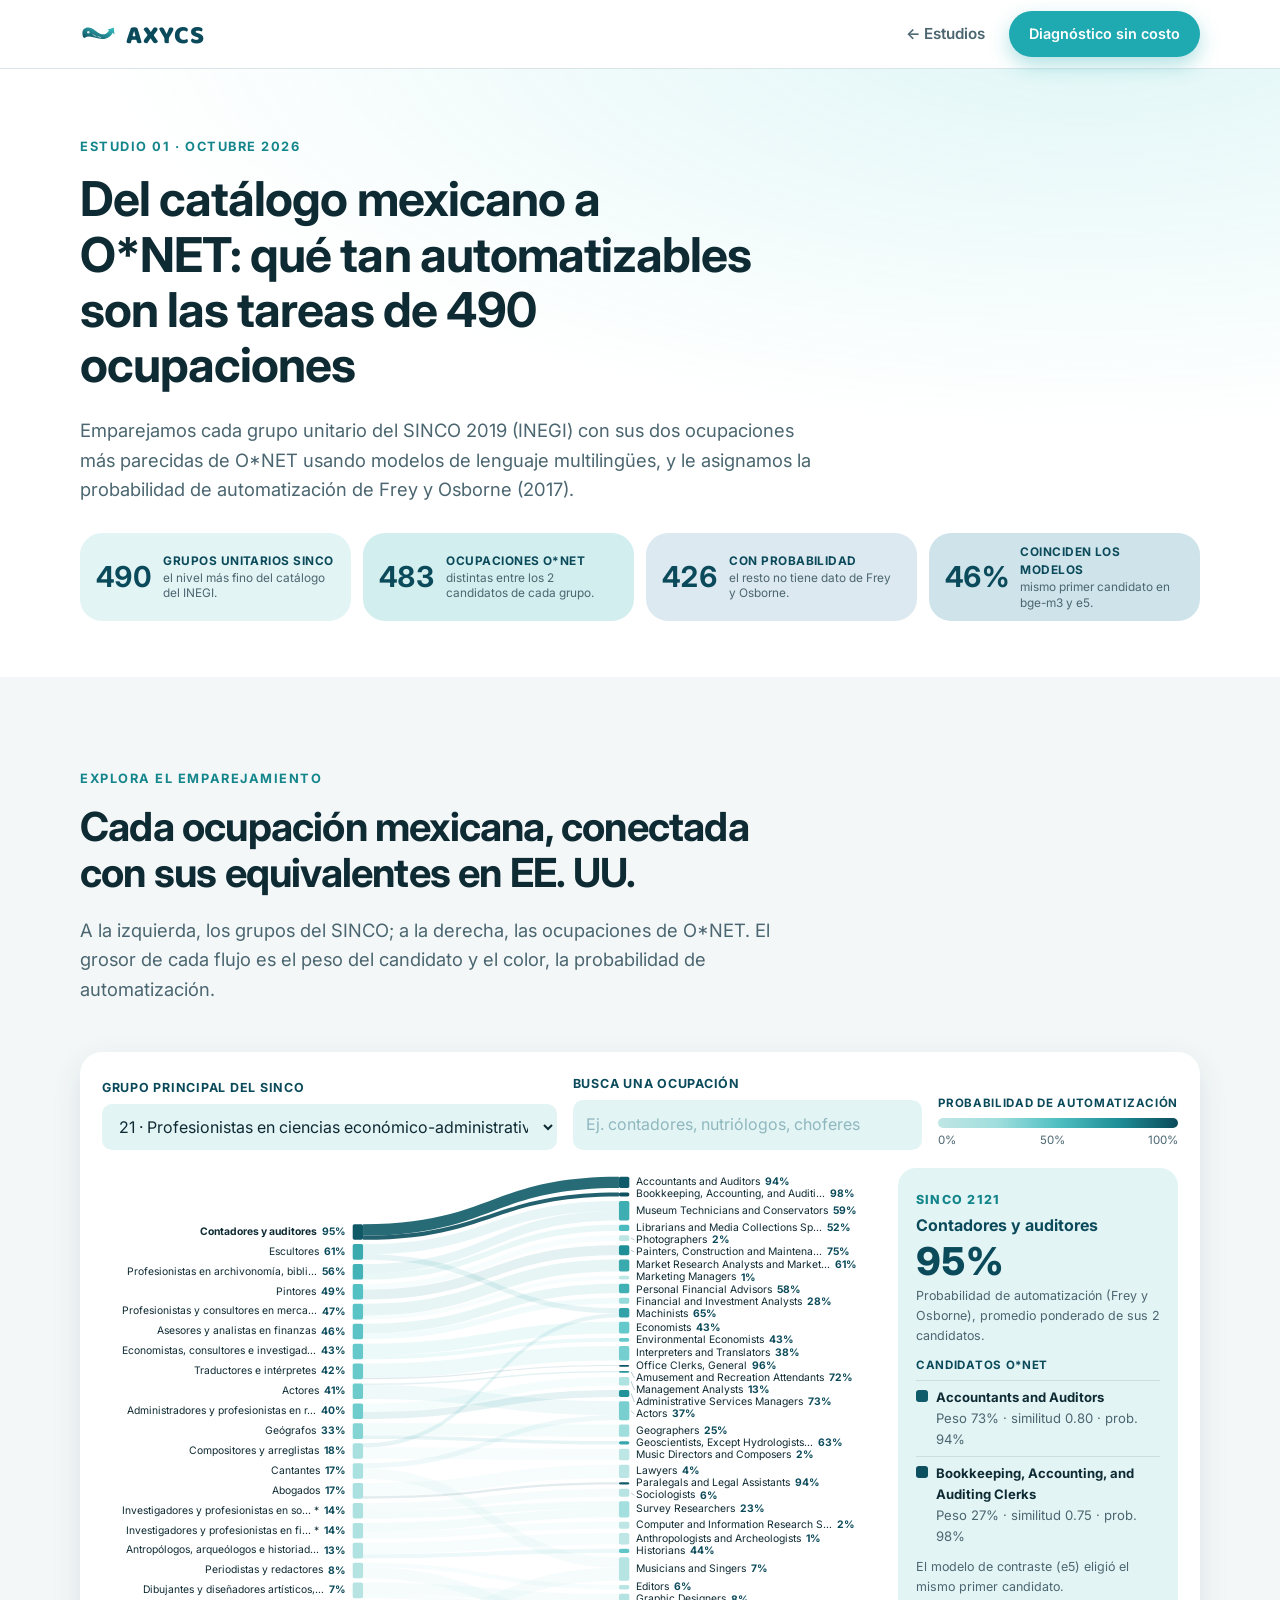
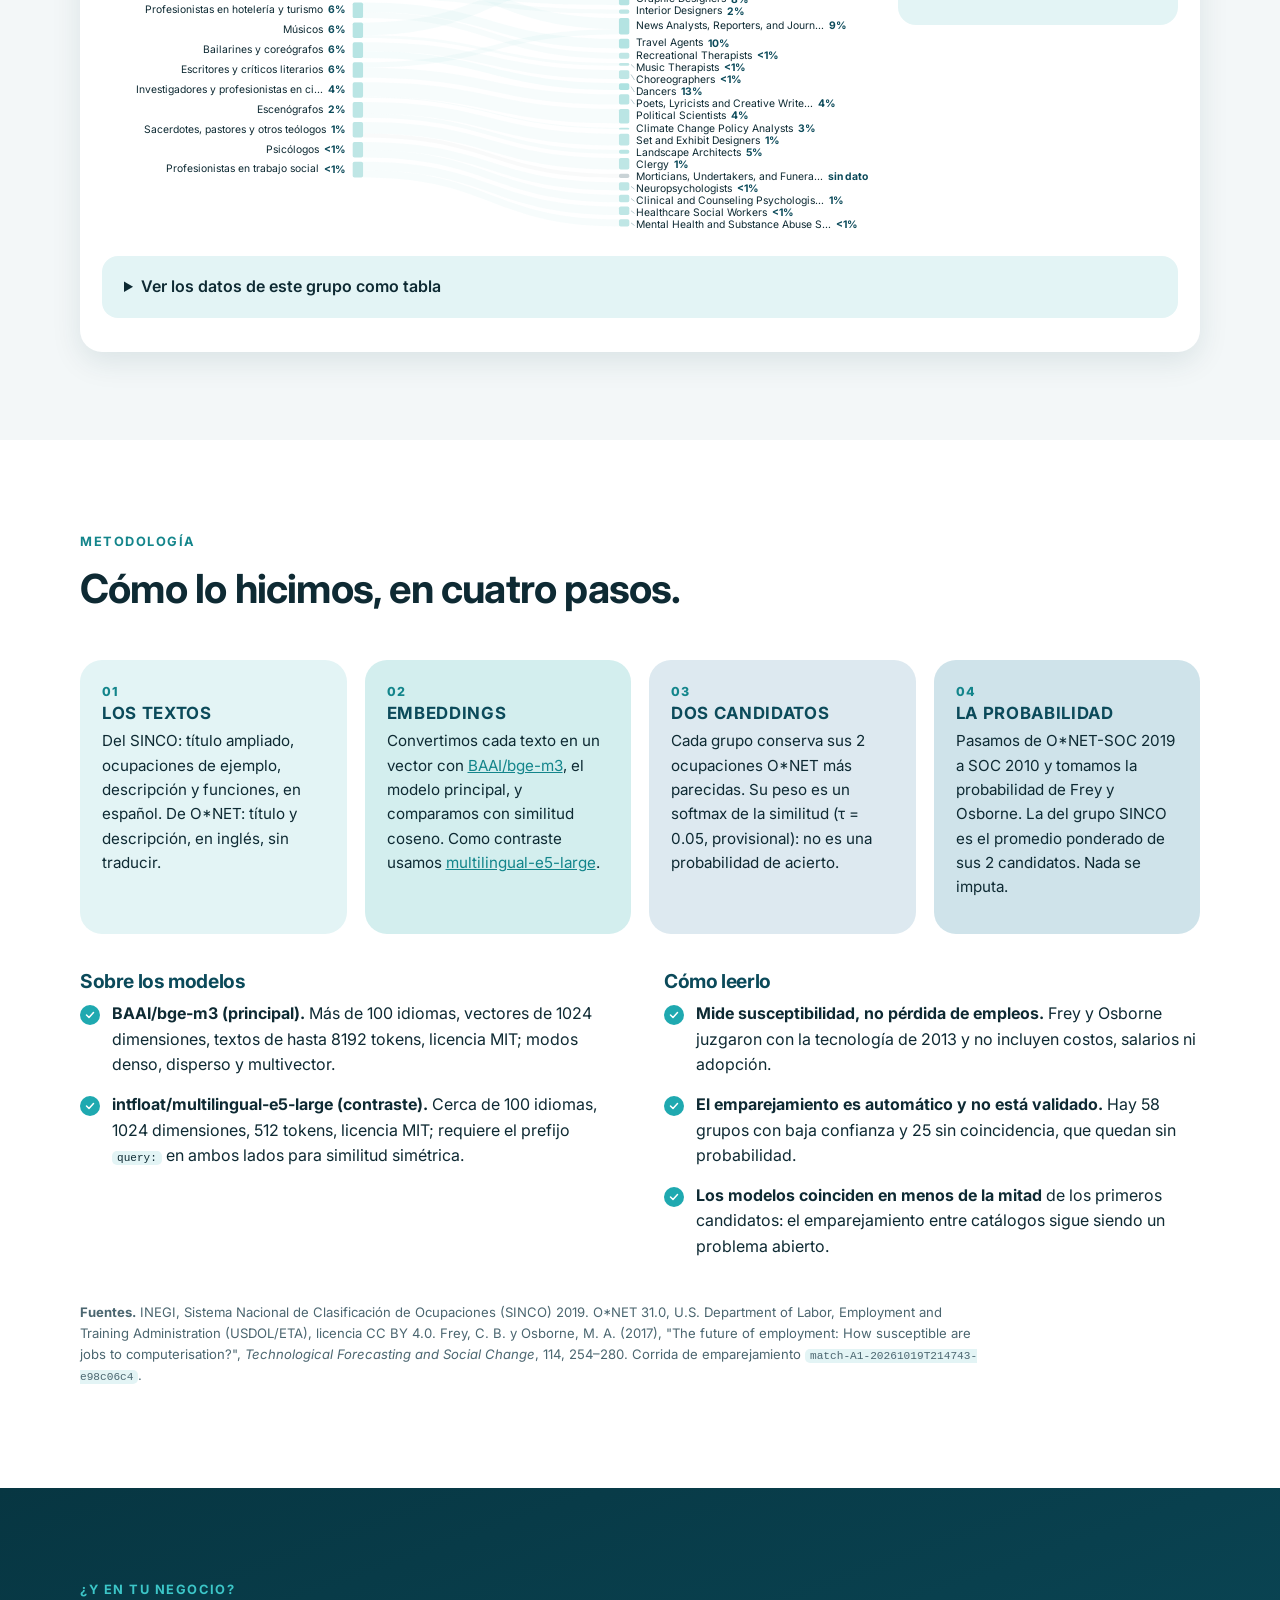
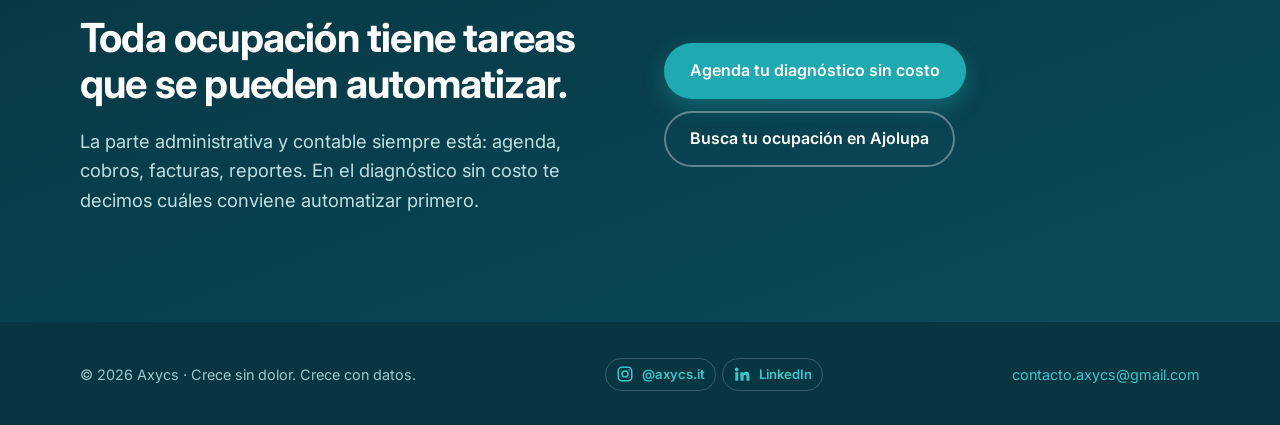
<file: estudios/automatizacion-sinco-onet.html>
<!doctype html>
<html lang="es">
<head>
  <meta charset="utf-8">
  <meta name="viewport" content="width=device-width, initial-scale=1">
  <title>SINCO y O*NET: automatización · Axycs</title>
  <meta name="description" content="Estudio Axycs: emparejamos las 490 ocupaciones del catálogo SINCO 2019 del INEGI con O*NET mediante embeddings multilingües y les asignamos la probabilidad de automatización de Frey y Osborne. Diagrama Sankey interactivo.">
  <meta name="theme-color" content="#0b4a5a">
  <link rel="icon" href="../logo.svg" type="image/svg+xml">
  <link rel="preconnect" href="https://fonts.googleapis.com">
  <link rel="preconnect" href="https://fonts.gstatic.com" crossorigin>
  <link href="https://fonts.googleapis.com/css2?family=Baloo+2:wght@800&family=Inter:wght@400;500;600;700;800&display=swap" rel="stylesheet">
  <link rel="stylesheet" href="../styles.css">
</head>
<body class="study-page">
<a class="skip" href="#contenido">Saltar al contenido</a>

<header class="site-header">
  <div class="wrap nav">
    <a href="../index.html" class="brand" aria-label="Axycs, inicio"><img src="../logo.svg" alt="" width="38" height="38"><span class="wordmark">Axycs</span></a>
    <ul class="study-nav">
      <li><a class="link" href="../index.html#estudios">← Estudios</a></li>
      <li><a class="btn btn-primary btn-sm" href="../index.html#contacto">Diagnóstico sin costo</a></li>
    </ul>
  </div>
</header>

<main id="contenido">
<section class="study-hero">
  <div class="wrap">
    <span class="eyebrow">Estudio 01 · Octubre 2026</span>
    <h1>Del catálogo mexicano a O*NET: qué tan automatizables son las tareas de 490 ocupaciones</h1>
    <p class="lead">Emparejamos cada grupo unitario del SINCO 2019 (INEGI) con sus dos ocupaciones más parecidas de O*NET usando modelos de lenguaje multilingües, y le asignamos la probabilidad de automatización de Frey y Osborne (2017).</p>

    <div class="fronts tiles study-stats">
      <article class="front stat"><span class="front-num">01</span><strong class="stat-num" data-k="grupos_unitarios">490</strong><h4>Grupos unitarios SINCO</h4><p>el nivel más fino del catálogo del INEGI.</p></article>
      <article class="front stat"><span class="front-num">02</span><strong class="stat-num" data-k="onet_distintos">483</strong><h4>Ocupaciones O*NET</h4><p>distintas entre los 2 candidatos de cada grupo.</p></article>
      <article class="front stat"><span class="front-num">03</span><strong class="stat-num" data-k="con_probabilidad">426</strong><h4>Con probabilidad</h4><p>el resto no tiene dato de Frey y Osborne.</p></article>
      <article class="front stat"><span class="front-num">04</span><strong class="stat-num" data-k="coincide_pct">46%</strong><h4>Coinciden los modelos</h4><p>mismo primer candidato en bge-m3 y e5.</p></article>
    </div>
  </div>
</section>

<section class="alt" id="explorar">
  <div class="wrap">
    <div class="section-head">
      <span class="eyebrow">Explora el emparejamiento</span>
      <h2>Cada ocupación mexicana, conectada con sus equivalentes en EE. UU.</h2>
      <p class="lead">A la izquierda, los grupos del SINCO; a la derecha, las ocupaciones de O*NET. El grosor de cada flujo es el peso del candidato y el color, la probabilidad de automatización.</p>
    </div>

    <div class="sk-card">
      <div class="sk-controls">
        <div class="sk-field">
          <label for="sk-grupo">Grupo principal del SINCO</label>
          <select id="sk-grupo"></select>
        </div>
        <div class="sk-field sk-search">
          <label for="sk-q">Busca una ocupación</label>
          <input id="sk-q" type="search" placeholder="Ej. contadores, nutriólogos, choferes" autocomplete="off"
                 role="combobox" aria-expanded="false" aria-controls="sk-list" aria-autocomplete="list">
          <ul id="sk-list" class="auto-list" role="listbox" hidden></ul>
        </div>
        <div class="sk-legend" aria-hidden="true">
          <span>Probabilidad de automatización</span>
          <div class="sk-ramp"></div>
          <div class="sk-ramp-ticks"><span>0%</span><span>50%</span><span>100%</span></div>
        </div>
      </div>

      <div class="sk-body">
        <p class="sk-hint" aria-hidden="true">Desliza el diagrama para ver las ocupaciones de O*NET →</p>
        <div class="sk-scroll">
          <svg id="sk-svg" role="img" aria-labelledby="sk-title"><title id="sk-title">Diagrama Sankey del grupo seleccionado</title></svg>
        </div>
        <aside class="sk-detail" id="sk-detail" aria-live="polite"></aside>
      </div>
      <details class="sk-table">
        <summary>Ver los datos de este grupo como tabla</summary>
        <div class="sk-table-wrap"><table id="sk-tabla"></table></div>
      </details>
      <div class="auto-tip" id="sk-tip" role="tooltip" hidden></div>
    </div>
  </div>
</section>

<section id="metodologia">
  <div class="wrap">
    <div class="section-head">
      <span class="eyebrow">Metodología</span>
      <h2>Cómo lo hicimos, en cuatro pasos.</h2>
    </div>
    <div class="fronts tiles">
      <article class="front">
        <span class="front-num">01</span>
        <h3>Los textos</h3>
        <p class="front-claim">Del SINCO: título ampliado, ocupaciones de ejemplo, descripción y funciones, en español. De O*NET: título y descripción, en inglés, sin traducir.</p>
      </article>
      <article class="front">
        <span class="front-num">02</span>
        <h3>Embeddings</h3>
        <p class="front-claim">Convertimos cada texto en un vector con <a href="https://huggingface.co/BAAI/bge-m3">BAAI/bge-m3</a>, el modelo principal, y comparamos con similitud coseno. Como contraste usamos <a href="https://huggingface.co/intfloat/multilingual-e5-large">multilingual-e5-large</a>.</p>
      </article>
      <article class="front">
        <span class="front-num">03</span>
        <h3>Dos candidatos</h3>
        <p class="front-claim">Cada grupo conserva sus 2 ocupaciones O*NET más parecidas. Su peso es un softmax de la similitud (τ = 0.05, provisional): no es una probabilidad de acierto.</p>
      </article>
      <article class="front">
        <span class="front-num">04</span>
        <h3>La probabilidad</h3>
        <p class="front-claim">Pasamos de O*NET-SOC 2019 a SOC 2010 y tomamos la probabilidad de Frey y Osborne. La del grupo SINCO es el promedio ponderado de sus 2 candidatos. Nada se imputa.</p>
      </article>
    </div>

    <div class="split study-notes">
      <div>
        <h3>Sobre los modelos</h3>
        <ul class="check">
          <li><strong>BAAI/bge-m3 (principal).</strong> Más de 100 idiomas, vectores de 1024 dimensiones, textos de hasta 8192 tokens, licencia MIT; modos denso, disperso y multivector.</li>
          <li><strong>intfloat/multilingual-e5-large (contraste).</strong> Cerca de 100 idiomas, 1024 dimensiones, 512 tokens, licencia MIT; requiere el prefijo <code>query:</code> en ambos lados para similitud simétrica.</li>
        </ul>
      </div>
      <div>
        <h3>Cómo leerlo</h3>
        <ul class="check">
          <li><strong>Mide susceptibilidad, no pérdida de empleos.</strong> Frey y Osborne juzgaron con la tecnología de 2013 y no incluyen costos, salarios ni adopción.</li>
          <li><strong>El emparejamiento es automático y no está validado.</strong> Hay <span data-k="baja_confianza">58</span> grupos con baja confianza y <span data-k="sin_coincidencia">25</span> sin coincidencia, que quedan sin probabilidad.</li>
          <li><strong>Los modelos coinciden en menos de la mitad</strong> de los primeros candidatos: el emparejamiento entre catálogos sigue siendo un problema abierto.</li>
        </ul>
      </div>
    </div>

    <p class="study-sources"><strong>Fuentes.</strong> INEGI, Sistema Nacional de Clasificación de Ocupaciones (SINCO) 2019. O*NET 31.0, U.S. Department of Labor, Employment and Training Administration (USDOL/ETA), licencia CC BY 4.0. Frey, C. B. y Osborne, M. A. (2017), "The future of employment: How susceptible are jobs to computerisation?", <em>Technological Forecasting and Social Change</em>, 114, 254–280. Corrida de emparejamiento <code data-k="run_id">match-A1</code>.</p>
  </div>
</section>

<section class="dark">
  <div class="wrap split">
    <div>
      <span class="eyebrow">¿Y en tu negocio?</span>
      <h2>Toda ocupación tiene tareas que se pueden automatizar.</h2>
      <p class="lead">La parte administrativa y contable siempre está: agenda, cobros, facturas, reportes. En el diagnóstico sin costo te decimos cuáles conviene automatizar primero.</p>
    </div>
    <div class="study-cta">
      <a class="btn btn-primary" href="../index.html#contacto">Agenda tu diagnóstico sin costo</a>
      <a class="btn btn-ghost" href="../index.html#industrias">Busca tu ocupación en Ajolupa</a>
    </div>
  </div>
</section>
</main>

<footer>
  <div class="wrap">
    <div>© <span id="year">2026</span> Axycs · Crece sin dolor. Crece con datos.</div>
    <ul class="social social-sm" aria-label="Redes sociales"><li><a href="https://www.instagram.com/axycs.it/" target="_blank" rel="noopener"><svg viewBox="0 0 24 24" fill="none" stroke="currentColor" stroke-width="2" stroke-linecap="round" stroke-linejoin="round" aria-hidden="true"><rect x="3" y="3" width="18" height="18" rx="5"/><circle cx="12" cy="12" r="4"/><circle cx="17.5" cy="6.5" r="1" fill="currentColor" stroke="none"/></svg><span>@axycs.it</span></a></li><li><a href="https://www.linkedin.com/company/axycs" target="_blank" rel="noopener"><svg viewBox="0 0 24 24" fill="currentColor" aria-hidden="true"><path d="M4.98 3.5a2.5 2.5 0 11-.02 5 2.5 2.5 0 01.02-5zM3 9.5h4V21H3zM9.5 9.5h3.8v1.6h.06c.53-1 1.83-2.06 3.77-2.06 4.03 0 4.77 2.65 4.77 6.1V21h-4v-5.2c0-1.24-.02-2.84-1.73-2.84-1.73 0-2 1.35-2 2.75V21h-4z"/></svg><span>LinkedIn</span></a></li></ul>
    <div><a href="mailto:contacto.axycs@gmail.com">contacto.axycs@gmail.com</a></div>
  </div>
</footer>

<script src="../data/sinco_onet.js" defer></script>
<script src="sankey.js" defer></script>
</body>
</html>
</file>
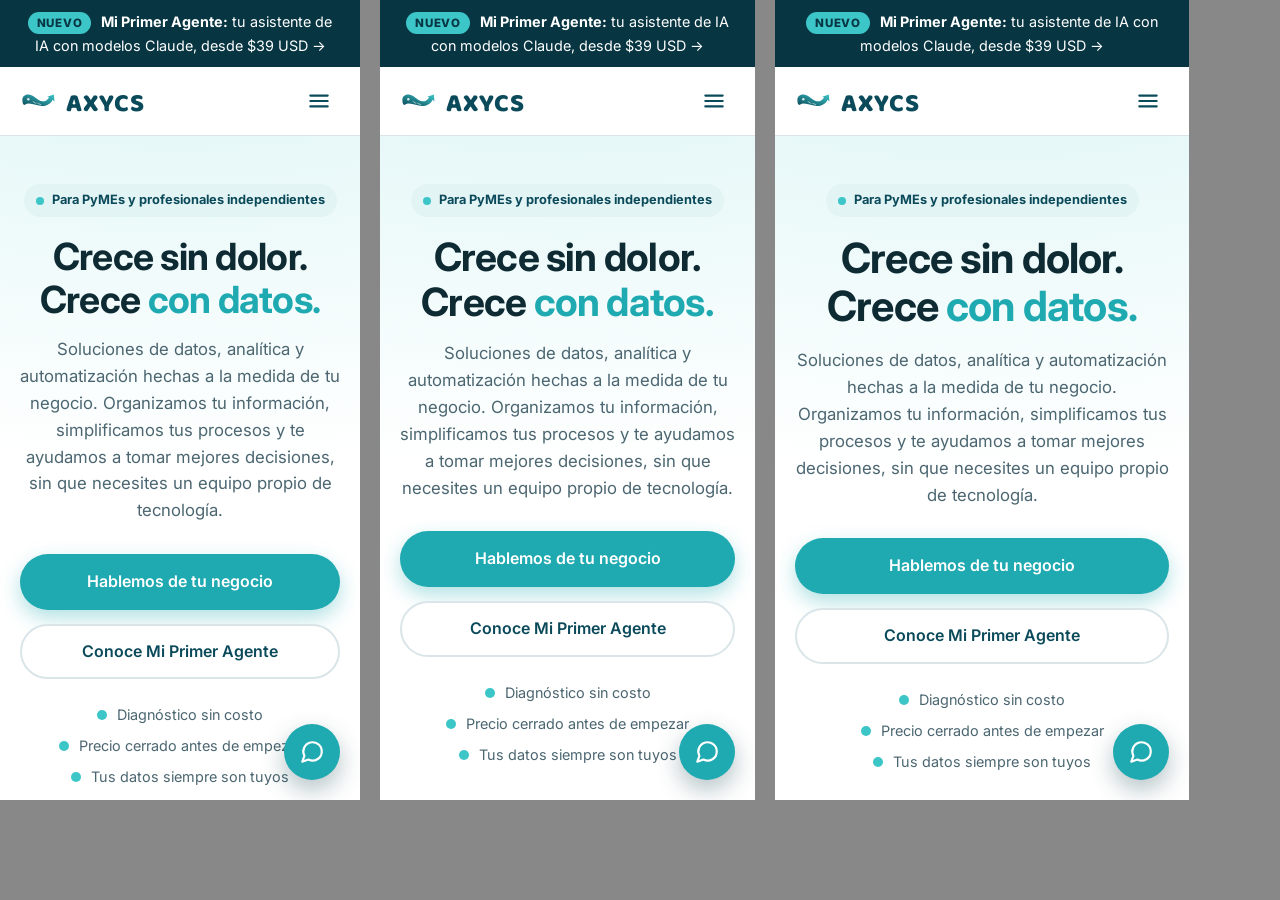
<file: tools/mobile-test.html>
<!doctype html>
<html><head><meta charset="utf-8"><style>body{margin:0;display:flex;gap:20px;align-items:flex-start;background:#888}iframe{border:0;background:#fff;flex:none}pre{flex:none}</style></head>
<body>
<script>
  // Prueba en celular: abre una página en anchos reales (iframe, porque Chrome headless no baja de ~500 px)
  // y reporta los elementos que se salen del ancho. Uso: tools/mobile-test.html?p=../index.html&w=360,390&h=13000
  var page = new URLSearchParams(location.search).get("p") || "../index.html";
  var widths = (new URLSearchParams(location.search).get("w") || "360,375,414").split(",").map(Number);
  var H = Number(new URLSearchParams(location.search).get("h") || 800);
  var out = document.createElement("pre"); out.id = "report"; document.body.appendChild(out);
  widths.forEach(function (w) {
    var f = document.createElement("iframe");
    f.width = w; f.height = H; f.src = page;
    f.onload = function () {
      setTimeout(function () {
        var d = f.contentDocument, vw = d.documentElement.clientWidth, bad = [];
        d.querySelectorAll("body *").forEach(function (el) {
          var r = el.getBoundingClientRect();
          if (r.width && (r.right > vw + 1 || r.left < -1)) {
            var cs = f.contentWindow.getComputedStyle(el);
            if (cs.position === "fixed" || el.closest("[hidden]")) return;
            bad.push((el.id ? "#" + el.id : el.tagName.toLowerCase() + "." + String(el.className).split(" ").join(".")) + " L" + Math.round(r.left) + " R" + Math.round(r.right));
          }
        });
        out.textContent += "W" + w + " scrollWidth=" + d.documentElement.scrollWidth + " clientWidth=" + vw + " desbordes=" + bad.length + "\n" + bad.slice(0, 25).join("\n") + "\n\n";
      }, 3500);
    };
    document.body.insertBefore(f, out);
  });
</script>
</body></html>
</file>
<file: styles.css>
:root {
  --deep: #0b4a5a;
  --deep-2: #073642;
  --teal: #1fa9b0;
  --teal-dark: #13858b;
  --aqua: #3cc6c8;
  --ink: #0e2a33;
  --muted: #4b6670;
  --mist: #f3f7f8;
  --line: #d9e5e8;
  --white: #fff;
  --tint-1: #e3f4f5;
  --tint-2: #d3eeee;
  --tint-3: #dde9f0;
  --tint-4: #cfe3ea;
  --radius: 16px;
  --shadow: 0 10px 30px rgba(7, 54, 66, 0.1);
  --max: 1120px;
  --header: 68px;
}

* { box-sizing: border-box; }
[hidden] { display: none !important; }
html { scroll-behavior: smooth; }
body {
  margin: 0;
  font-family: "Inter", system-ui, -apple-system, "Segoe UI", Roboto, sans-serif;
  color: var(--ink);
  background: var(--white);
  line-height: 1.6;
}
img, svg { max-width: 100%; display: block; }
a { color: inherit; }
figure { margin: 0; }
.wrap { width: min(var(--max), 100% - 40px); margin-inline: auto; }
.narrow { max-width: 800px; }
section { padding: 88px 0; scroll-margin-top: var(--header); }
.alt { background: var(--mist); }
.dark { background: linear-gradient(160deg, var(--deep-2), var(--deep)); color: var(--white); }
.muted { color: var(--muted); }

h1, h2, h3 { line-height: 1.15; margin: 0 0 .5em; letter-spacing: -0.02em; }
h1 { font-size: clamp(2.4rem, 5.4vw, 3.9rem); }
h2 { font-size: clamp(1.7rem, 3.4vw, 2.5rem); }
h3 { font-size: 1.2rem; }
p { margin: 0 0 1em; }
.eyebrow {
  display: inline-block; font-size: .8rem; font-weight: 700; letter-spacing: .12em;
  text-transform: uppercase; color: var(--teal-dark); margin-bottom: 14px;
}
.dark .eyebrow { color: var(--aqua); }
.lead { font-size: 1.15rem; color: var(--muted); max-width: 62ch; }
.dark .lead { color: #bfdfe3; }
.section-head { max-width: 720px; margin-bottom: 48px; }

/* Accesibilidad */
:focus-visible { outline: 3px solid var(--aqua); outline-offset: 3px; border-radius: 6px; }
.skip {
  position: absolute; left: 12px; top: -60px; z-index: 100; background: var(--deep); color: var(--white);
  padding: 10px 16px; border-radius: 8px; text-decoration: none; font-weight: 600;
}
.skip:focus { top: 12px; }

/* Header */
.site-header {
  position: sticky; top: 0; z-index: 50;
  background: rgba(255, 255, 255, .92); backdrop-filter: blur(10px);
  border-bottom: 1px solid var(--line);
}
.nav { display: flex; align-items: center; justify-content: space-between; height: var(--header); }
.brand { display: flex; align-items: center; gap: 8px; text-decoration: none; color: var(--deep); font-size: 1.6rem; }
.brand img { width: 38px; height: 38px; }
.wordmark { font-family: "Baloo 2", "Inter", sans-serif; font-weight: 800; text-transform: uppercase; letter-spacing: .03em; line-height: 1; padding-top: 4px; }
.nav ul { display: flex; gap: 24px; list-style: none; margin: 0; padding: 0; align-items: center; }
.nav a.link { text-decoration: none; font-weight: 500; font-size: .95rem; color: var(--muted); }
.nav a.link:hover { color: var(--deep); }
.menu-btn { display: none; background: none; border: 0; padding: 8px; cursor: pointer; color: var(--deep); }

.btn {
  display: inline-block; padding: 13px 24px; border-radius: 999px; font-weight: 600;
  text-decoration: none; border: 2px solid transparent; cursor: pointer; font-size: 1rem; font-family: inherit;
  transition: transform .15s, box-shadow .15s, background .15s;
}
.btn:hover { transform: translateY(-2px); }
.btn-primary { background: var(--teal); color: var(--white); box-shadow: 0 8px 20px rgba(31, 169, 176, .35); }
.btn-primary:hover { background: var(--teal-dark); }
.btn-ghost { border-color: var(--line); color: var(--deep); background: var(--white); }
.dark .btn-ghost { background: transparent; color: var(--white); border-color: rgba(255,255,255,.35); }
.btn-sm { padding: 9px 18px; font-size: .9rem; }

/* Hero: promesa, propuesta, acción y los cuatro frentes */
.hero { padding: 80px 0 88px; background: radial-gradient(1100px 520px at 50% -12%, rgba(60,198,200,.2), transparent), var(--white); }
.hero-intro { max-width: 820px; margin-inline: auto; text-align: center; }
.hero-for {
  display: inline-flex; align-items: center; gap: 8px; margin: 0 0 22px; padding: 6px 16px; border-radius: 999px;
  background: var(--tint-1); color: var(--deep); font-size: .92rem; font-weight: 700;
}
.hero-for::before { content: ""; width: 8px; height: 8px; border-radius: 50%; background: var(--aqua); }
.hero h1 { font-size: clamp(2.6rem, 7vw, 4.8rem); margin-bottom: .4em; }
.hero h1 em { font-style: normal; color: var(--teal); }
.hero .lead { margin-inline: auto; max-width: 60ch; }
.hero .cta { display: flex; flex-wrap: wrap; justify-content: center; gap: 14px; margin-top: 30px; }
.trust { display: flex; flex-wrap: wrap; justify-content: center; gap: 8px 22px; list-style: none; padding: 0; margin: 24px 0 0; font-size: .9rem; color: var(--muted); }
.trust li { position: relative; padding-left: 20px; }
.trust li::before { content: ""; position: absolute; left: 0; top: 7px; width: 10px; height: 10px; border-radius: 50%; background: var(--aqua); }
.hero-services { margin-top: 80px; padding-top: 56px; border-top: 1px solid var(--line); scroll-margin-top: var(--header); }
.services-head { max-width: 680px; margin: 0 auto 32px; text-align: center; }
.services-head h2 { font-size: clamp(1.5rem, 2.8vw, 2.1rem); }
.services-head p { margin: 0; color: var(--muted); }

/* Cards */
.grid { display: grid; gap: 22px; }
.g2 { grid-template-columns: repeat(2, 1fr); }
.g3 { grid-template-columns: repeat(3, 1fr); }
.card {
  background: var(--white); border: 1px solid var(--line); border-radius: var(--radius);
  padding: 28px; transition: transform .2s, box-shadow .2s;
}
.card:hover { transform: translateY(-4px); box-shadow: var(--shadow); }
.icon {
  width: 46px; height: 46px; border-radius: 12px; display: grid; place-items: center;
  background: linear-gradient(135deg, var(--deep), var(--teal)); color: var(--white); margin-bottom: 16px;
}
.icon svg { width: 24px; height: 24px; }
.tech { display: block; font-size: .75rem; font-weight: 700; letter-spacing: .08em; text-transform: uppercase; color: var(--teal-dark); margin-bottom: 4px; }
.card p { color: var(--muted); margin-bottom: 0; }
.card ul { margin: 12px 0 0; padding-left: 18px; color: var(--muted); font-size: .95rem; }
.card li { margin-bottom: 4px; }

/* Cuatro frentes */
.fronts { display: grid; grid-template-columns: repeat(4, 1fr); gap: 18px; }
.front {
  display: flex; flex-direction: column; background: var(--tint, var(--tint-1)); border-radius: 22px;
  padding: 22px 22px 24px; transition: transform .2s, box-shadow .2s; scroll-margin-top: calc(var(--header) + 16px);
}
.front:hover { transform: translateY(-4px); box-shadow: var(--shadow); }
.front-art { width: 100%; height: auto; aspect-ratio: 4 / 3; margin-bottom: 10px; fill: none; stroke: var(--deep); stroke-width: 1.4; stroke-linecap: round; stroke-linejoin: round; transition: transform .4s; }
.front:hover .front-art { transform: scale(1.04) rotate(-1deg); }
.front-num { font-size: .78rem; font-weight: 800; letter-spacing: .1em; color: var(--teal-dark); }
.front h3, .front h4 { font-size: 1.05rem; text-transform: uppercase; letter-spacing: .04em; margin: 2px 0 6px; color: var(--deep); }
.front-claim { font-weight: 600; color: var(--ink); font-size: .95rem; margin-bottom: 10px; }
.front ul { list-style: none; padding: 0; margin: 0 0 16px; flex: 1; font-size: .9rem; color: var(--muted); }
.front li { padding: 5px 0; border-top: 1px solid rgba(11, 74, 90, .12); }
.front-link { align-self: flex-start; font-weight: 700; font-size: .9rem; color: var(--deep); text-decoration: none; border-bottom: 2px solid var(--deep); padding-bottom: 2px; }
.front-link span { color: var(--teal); margin-left: 4px; }
.front-link:hover { color: var(--teal-dark); border-color: var(--teal-dark); }

/* Tarjetas con la paleta azul (mismo diseño que los cuatro frentes) */
.tiles > :nth-child(4n+1) { --tint: var(--tint-1); }
.tiles > :nth-child(4n+2) { --tint: var(--tint-2); }
.tiles > :nth-child(4n+3) { --tint: var(--tint-3); }
.tiles > :nth-child(4n+4) { --tint: var(--tint-4); }
.tile { background: var(--tint, var(--tint-1)); border: 0; border-radius: 22px; }
.tile h3, .tile h4 { text-transform: uppercase; letter-spacing: .04em; color: var(--deep); }
.tile ul { list-style: none; padding: 0; }
.tile ul li { padding: 5px 0; margin: 0; border-top: 1px solid rgba(11, 74, 90, .12); }
.tile .outcome { background: rgba(255, 255, 255, .65); }

/* Industrias */
.kpi-title { margin-top: 18px !important; font-size: .8rem; font-weight: 700; letter-spacing: .06em; text-transform: uppercase; color: var(--deep) !important; }

.g4 { grid-template-columns: repeat(4, 1fr); }
.note a { color: var(--teal-dark); font-weight: 600; }

/* Barra de anuncio */
.announce { background: var(--deep-2); color: var(--white); text-align: center; font-size: .9rem; }
.announce a { display: block; padding: 10px 20px; text-decoration: none; }
.announce a:hover strong { text-decoration: underline; }
.announce-tag { display: inline-block; background: var(--aqua); color: var(--deep-2); font-weight: 800; font-size: .72rem; padding: 2px 9px; border-radius: 999px; margin-right: 6px; text-transform: uppercase; letter-spacing: .06em; }
.nav a.link-hot { color: var(--teal-dark); font-weight: 700; }

/* Soluciones con IA */
.product {
  margin-top: 48px; display: grid; grid-template-columns: 1.1fr .9fr; gap: 40px;
  background: linear-gradient(150deg, var(--deep-2), var(--deep)); color: var(--white);
  border-radius: 24px; padding: 44px; box-shadow: 0 20px 50px rgba(7, 54, 66, .25); scroll-margin-top: var(--header);
}
.badge-new { display: inline-block; background: var(--aqua); color: var(--deep-2); font-size: .75rem; font-weight: 800; padding: 5px 12px; border-radius: 999px; margin-bottom: 16px; letter-spacing: .04em; }
.product-title { display: flex; align-items: center; gap: 16px; margin-bottom: 10px; }
.product h3 { font-size: clamp(2rem, 4vw, 2.8rem); margin: 0; }
.robot {
  flex: none; width: 64px; height: 64px; border-radius: 18px; display: grid; place-items: center;
  background: linear-gradient(135deg, var(--aqua), var(--teal)); color: var(--deep-2);
  box-shadow: 0 8px 22px rgba(60, 198, 200, .35);
}
.robot svg { width: 52px; height: 52px; }
.powered { display: inline-block; font-size: .85rem; color: #cfe8eb; border: 1px solid rgba(255,255,255,.25); border-radius: 999px; padding: 4px 12px; margin-bottom: 18px; }
.powered strong { color: var(--white); }
.price { display: flex; align-items: baseline; flex-wrap: wrap; gap: 6px; margin-bottom: 16px; }
.price-from { color: #bfdfe3; font-size: .95rem; }
.price-amount { font-size: 2.6rem; font-weight: 800; color: var(--aqua); line-height: 1; letter-spacing: -0.02em; }
.price-cur { font-weight: 700; color: var(--white); }
.price-note { font-size: .8rem; font-weight: 700; text-transform: uppercase; letter-spacing: .06em; background: rgba(60,198,200,.18); color: var(--aqua); padding: 3px 10px; border-radius: 999px; }
.product-promise { font-size: 1.2rem; line-height: 1.5; }
.product-for { color: #bfdfe3; }
.product .cta { display: flex; flex-wrap: wrap; gap: 12px; margin: 22px 0 18px; }
.product .btn-ghost { background: transparent; color: var(--white); border-color: rgba(255,255,255,.35); }
.product-includes { align-self: start; background: rgba(255,255,255,.06); border: 1px solid rgba(255,255,255,.14); border-radius: 18px; padding: 26px; }
.product .kpi-title { color: var(--aqua) !important; margin-top: 0 !important; }
.includes { list-style: none; padding: 0; margin: 0; }
.includes li { position: relative; padding: 0 0 14px 30px; color: #dff2f4; }
.includes li::before {
  content: ""; position: absolute; left: 0; top: 3px; width: 20px; height: 20px; border-radius: 50%;
  background: var(--aqua) url("data:image/svg+xml,%3Csvg xmlns='http://www.w3.org/2000/svg' viewBox='0 0 24 24' fill='none' stroke='%23073642' stroke-width='3' stroke-linecap='round' stroke-linejoin='round'%3E%3Cpath d='M5 12l5 5 9-10'/%3E%3C/svg%3E") center/12px no-repeat;
}
.includes strong { color: var(--white); }
.chips { display: flex; flex-wrap: wrap; gap: 8px; list-style: none; padding: 0; margin: 18px 0 0; }
.chips li { background: var(--white); color: var(--deep); font-weight: 600; font-size: .88rem; padding: 6px 14px; border-radius: 999px; border: 1px solid var(--line); }
.levels { grid-column: 1 / -1; display: grid; grid-template-columns: repeat(3, 1fr); gap: 12px; }
.level-opt {
  display: flex; flex-direction: column; gap: 2px; padding: 16px 18px; border-radius: 16px; text-decoration: none;
  background: rgba(255, 255, 255, .06); border: 1px solid rgba(255, 255, 255, .16); color: #cfe8eb; font-size: .88rem;
  transition: background .15s, border-color .15s, transform .15s;
}
.level-opt:hover { background: rgba(255, 255, 255, .12); border-color: var(--aqua); transform: translateY(-2px); }
.level-opt .level { font-size: .72rem; font-weight: 700; letter-spacing: .1em; text-transform: uppercase; color: var(--aqua); }
.level-amt { font-size: 1.5rem; color: var(--white); line-height: 1.2; }
.level-amt small { font-size: .8rem; }
.level-hot { border: 2px solid var(--aqua); }
.product-extra { margin-top: 22px; display: flex; flex-wrap: wrap; align-items: center; justify-content: space-between; gap: 16px; }
.flow-steps { display: flex; flex-wrap: wrap; gap: 8px 22px; list-style: none; padding: 0; margin: 0; font-size: .92rem; font-weight: 600; color: var(--deep); }
.flow-steps li { display: flex; align-items: center; gap: 8px; }
.flow-steps span { width: 26px; height: 26px; border-radius: 50%; display: grid; place-items: center; background: var(--tint-2); font-size: .8rem; font-weight: 800; }
.noinc { margin: 0; flex: 1 1 320px; max-width: 520px; }
.noinc ul { margin: 12px 0 0; padding-left: 18px; color: var(--muted); }
.noinc li { margin-bottom: 4px; }
.disclaimer { margin: 18px 0 0; font-size: .8rem; color: var(--muted); text-align: center; }

/* Medición de impacto */
.method { counter-reset: m; list-style: none; padding: 0; margin: 28px 0 0; }
.method li { counter-increment: m; position: relative; padding: 0 0 18px 48px; color: #cfe8eb; }
.method li::before {
  content: counter(m); position: absolute; left: 0; top: -2px; width: 32px; height: 32px; border-radius: 50%;
  background: var(--aqua); color: var(--deep-2); font-weight: 800; display: grid; place-items: center;
}
.method strong { color: var(--white); }
.questions { display: grid; gap: 14px; }
.q {
  background: rgba(255,255,255,.07); border: 1px solid rgba(255,255,255,.16); border-radius: 14px;
  padding: 18px 20px; font-size: 1.08rem; font-weight: 600; line-height: 1.4;
}
.q span { display: block; font-size: .72rem; letter-spacing: .1em; text-transform: uppercase; color: var(--aqua); margin-bottom: 4px; }
.impact-note { margin-top: 18px; font-size: .9rem; color: #9fc6cc; }

/* Proceso */
.steps { counter-reset: step; display: grid; grid-template-columns: repeat(5, 1fr); gap: 18px; }
.step { padding: 22px; }
.step::before { counter-increment: step; content: counter(step); display: block; font-size: 2rem; font-weight: 800; color: var(--teal); margin-bottom: 6px; }
.step h3 { font-size: 1.05rem; }
.step p { color: var(--muted); font-size: .92rem; margin: 0; }

/* Paquetes */
.pkg { display: flex; flex-direction: column; position: relative; }
.pkg .level { font-size: .75rem; font-weight: 700; letter-spacing: .1em; text-transform: uppercase; color: var(--teal-dark); }
.pkg h3 { font-size: 1.5rem; margin-top: 6px; }
.pkg .for { font-size: .9rem; margin-bottom: 12px; }
.pkg .outcome { font-weight: 600; color: var(--deep); padding: 10px 14px; background: var(--mist); border-radius: 10px; font-size: .95rem; }
.pkg ul { flex: 1; color: var(--ink); }
.pkg .btn { margin-top: 22px; text-align: center; }
.pkg.featured { background: linear-gradient(170deg, var(--deep-2), var(--deep)); color: var(--white); border: 0; }
.pkg.featured h3 { color: var(--white); }
.pkg.featured ul li { border-color: rgba(255, 255, 255, .15); }
.pkg.featured .for, .pkg.featured ul { color: #cfe8eb; }
.pkg.featured .level { color: var(--aqua); }
.pkg.featured .outcome { background: rgba(255,255,255,.1); color: var(--white); }
.badge { position: absolute; top: 18px; right: 18px; background: var(--aqua); color: var(--deep-2); font-size: .72rem; font-weight: 800; padding: 4px 10px; border-radius: 999px; }
.note { margin-top: 28px; text-align: center; color: var(--muted); font-size: .95rem; }

/* Por qué */
.split { display: grid; grid-template-columns: 1fr 1fr; gap: 48px; align-items: center; }
.check { list-style: none; padding: 0; margin: 0; }
.check li { padding-left: 32px; position: relative; margin-bottom: 14px; }
.check li::before {
  content: ""; position: absolute; left: 0; top: 4px; width: 20px; height: 20px; border-radius: 50%;
  background: var(--teal) url("data:image/svg+xml,%3Csvg xmlns='http://www.w3.org/2000/svg' viewBox='0 0 24 24' fill='none' stroke='white' stroke-width='3' stroke-linecap='round' stroke-linejoin='round'%3E%3Cpath d='M5 12l5 5 9-10'/%3E%3C/svg%3E") center/12px no-repeat;
}

/* FAQ */
details { background: var(--tint-1); border: 0; border-radius: 16px; padding: 18px 22px; margin-bottom: 12px; }
summary { cursor: pointer; font-weight: 600; }
details p { margin: 12px 0 0; color: var(--muted); }

/* Contacto */
.next-title { margin-top: 28px; font-weight: 700; }
.next { margin: 0; padding-left: 20px; color: #cfe8eb; }
.next li { margin-bottom: 6px; }
form { display: grid; gap: 14px; background: rgba(255,255,255,.05); border: 1px solid rgba(255,255,255,.14); border-radius: 20px; padding: 28px; }
.form-title { font-weight: 700; font-size: 1.1rem; margin: 0; }
label { font-size: .85rem; font-weight: 600; color: #dff2f4; }
.opt { font-weight: 400; color: #9fc6cc; }
input, select, textarea {
  width: 100%; padding: 13px 14px; border-radius: 10px; border: 1px solid rgba(255,255,255,.25);
  background: rgba(255,255,255,.08); color: var(--white); font: inherit; margin-top: 4px;
}
select option { color: var(--ink); }
input::placeholder, textarea::placeholder { color: #8fb7be; }
input:focus, select:focus, textarea:focus { outline: 2px solid var(--aqua); outline-offset: 1px; }
.hp { position: absolute; left: -9999px; }
.plan-chosen { margin: 0; font-size: .9rem; color: var(--aqua); }
.form-note { font-size: .85rem; color: #9fc6cc; margin: 0; }

/* Footer */
footer { background: var(--deep-2); color: #9fc6cc; padding: 36px 0 90px; font-size: .9rem; }
footer .wrap { display: flex; justify-content: space-between; flex-wrap: wrap; gap: 14px; }
footer a { color: var(--aqua); text-decoration: none; }

/* WhatsApp flotante */
.wa-float {
  position: fixed; right: 20px; bottom: 20px; z-index: 60; width: 56px; height: 56px; border-radius: 50%;
  background: var(--teal); color: var(--white); display: grid; place-items: center;
  box-shadow: 0 10px 24px rgba(7,54,66,.3); transition: transform .15s;
}
.wa-float:hover { transform: scale(1.06); }

/* Aparición: solo se oculta si hay JavaScript */
.js .reveal { opacity: 0; transform: translateY(18px); transition: opacity .6s, transform .6s; }
.js .reveal.in { opacity: 1; transform: none; }

@media (max-width: 1080px) {
  .nav ul { gap: 18px; }
  .nav a.link { font-size: .9rem; }
}
@media (max-width: 960px) {
  .split, .product { grid-template-columns: 1fr; }
  .product { padding: 32px 24px; }
  .menu-btn { display: block; }
  .nav ul {
    display: none; position: absolute; top: 100%; left: 0; right: 0; background: var(--white);
    flex-direction: column; padding: 20px; gap: 16px; border-bottom: 1px solid var(--line);
  }
  .nav ul.open { display: flex; }
  .nav { position: relative; }
  .g3, .g4, .fronts { grid-template-columns: repeat(2, 1fr); }
  .front-art { max-height: 170px; }
  .steps { grid-template-columns: repeat(2, 1fr); }
}
@media (max-width: 760px) {
  section { padding: 64px 0; }
  .product .cta .btn { width: 100%; text-align: center; }
  .levels { grid-template-columns: 1fr; }
  .g2, .g3, .g4, .steps, .fronts { grid-template-columns: 1fr; }
  .front-art { max-height: 150px; }
  .hero .cta .btn { width: 100%; text-align: center; }
  .hero { padding: 48px 0 64px; }
  .hero-services { margin-top: 48px; padding-top: 40px; }
  .services-head { margin-bottom: 20px; }
  .hero-for { font-size: .8rem; padding: 6px 12px; margin-bottom: 18px; }
  .hero h1 { font-size: clamp(2.1rem, 10.4vw, 2.6rem); }
  .hero .lead { font-size: 1.05rem; }
  .card { padding: 24px; }
}
@media (prefers-reduced-motion: reduce) {
  html { scroll-behavior: auto; }
  .js .reveal { opacity: 1; transform: none; transition: none; }
  .btn:hover, .card:hover, .wa-float:hover, .front:hover, .front:hover .front-art { transform: none; }
}

.mail-line a { color: var(--aqua); font-weight: 600; text-decoration: none; }
.mail-line a:hover { text-decoration: underline; }
.form-ok { margin: 0; padding: 12px 14px; border-radius: 10px; background: rgba(60, 198, 200, .18); color: var(--white); font-weight: 600; }

/* Estudio de automatización (Para quién) */
.auto-study { position: relative; margin-top: 56px; }
.auto-head { max-width: 720px; margin-bottom: 22px; }
.auto-head h3 { font-size: clamp(1.4rem, 2.6vw, 1.9rem); }
.auto-head p { color: var(--muted); margin: 0; }
.auto-grid { display: grid; grid-template-columns: 1.15fr .85fr; gap: 18px; align-items: start; }
.auto-card { padding: 24px; }
.auto-card figcaption { margin-bottom: 14px; }
.auto-card figcaption strong { display: block; color: var(--deep); }
.auto-card figcaption span { font-size: .85rem; color: var(--muted); }
.bars { list-style: none; padding: 0; margin: 0; display: grid; gap: 2px; }
.bar-row {
  display: grid; grid-template-columns: minmax(130px, 38%) 1fr 44px; gap: 10px; align-items: center;
  padding: 5px 6px; border-radius: 8px; cursor: pointer; font-size: .88rem;
}
.bar-row:hover, .bar-row:focus-visible { background: rgba(255, 255, 255, .6); }
.bar-label { color: var(--ink); line-height: 1.25; }
.bar-track {
  height: 14px; position: relative;
  background: linear-gradient(90deg, transparent calc(50% - .5px), rgba(11, 74, 90, .14) calc(50% - .5px), rgba(11, 74, 90, .14) calc(50% + .5px), transparent calc(50% + .5px));
}
.bar { display: block; height: 100%; background: var(--teal-dark); border-radius: 0 4px 4px 0; }
.bar-val { font-weight: 700; color: var(--deep); font-variant-numeric: tabular-nums; text-align: right; }
.bars-axis { display: flex; justify-content: space-between; font-size: .72rem; color: var(--muted); margin-top: 6px; }
.bar-axis { cursor: default; padding-top: 0; }
.bar-axis:hover { background: none; }

.auto-search { position: relative; }
.auto-search input { color: var(--ink); background: var(--white); border: 1.5px solid var(--line); margin: 0; }
.auto-search input::placeholder { color: #7f9aa2; }
.auto-search input:focus { outline: 2px solid var(--teal); }
.auto-list {
  position: absolute; z-index: 5; left: 0; right: 0; top: calc(100% + 4px); list-style: none; margin: 0; padding: 6px;
  background: var(--white); border: 1px solid var(--line); border-radius: 12px; box-shadow: var(--shadow); max-height: 280px; overflow: auto;
}
.auto-list li { display: flex; justify-content: space-between; gap: 12px; padding: 8px 10px; border-radius: 8px; font-size: .88rem; cursor: pointer; }
.auto-list li:hover, .auto-list li[aria-selected="true"] { background: var(--tint-1); }
.auto-opt-p { font-weight: 700; color: var(--deep); font-variant-numeric: tabular-nums; }
.auto-none { color: var(--muted); cursor: default !important; }
.auto-result { margin: 16px 0 18px; min-height: 150px; }
.auto-name { font-weight: 700; color: var(--deep); margin: 0 0 2px; }
.auto-big { font-size: 2.8rem; font-weight: 800; color: var(--deep); line-height: 1.1; margin: 0 0 6px; letter-spacing: -0.02em; font-variant-numeric: tabular-nums; }
.auto-level { font-size: .75rem; font-weight: 700; letter-spacing: .06em; text-transform: uppercase; color: var(--white); background: var(--teal-dark); padding: 3px 10px; border-radius: 999px; vertical-align: middle; }
.auto-msg { margin: 0 0 6px; color: var(--ink); font-size: .92rem; }
.auto-meta { margin: 0; font-size: .8rem; color: var(--muted); }
.auto-empty { color: var(--muted); }
.auto-hist-title { font-size: .78rem; font-weight: 700; letter-spacing: .06em; text-transform: uppercase; color: var(--deep); margin: 0 0 8px; }
.auto-hist { position: relative; display: flex; align-items: flex-end; gap: 2px; height: 90px; border-bottom: 1px solid rgba(11, 74, 90, .25); }
.hcol { flex: 1; background: rgba(19, 133, 139, .35); border-radius: 3px 3px 0 0; cursor: default; }
.hcol:hover, .hcol:focus-visible { background: rgba(19, 133, 139, .6); }
.hcol.on { background: var(--deep); }
.hmark { position: absolute; bottom: -6px; top: -6px; width: 2px; margin-left: -1px; background: var(--deep); box-shadow: 0 0 0 2px var(--tint-2); pointer-events: none; }
.auto-note { margin: 14px 0 0; font-size: .78rem; color: var(--muted); max-width: 900px; }
.auto-tip {
  position: absolute; z-index: 10; max-width: 300px; padding: 8px 12px; border-radius: 10px; pointer-events: none;
  background: var(--deep-2); color: #dff2f4; font-size: .8rem; line-height: 1.4; box-shadow: var(--shadow);
}
.auto-tip strong { color: var(--white); }
@media (max-width: 960px) {
  .auto-grid { grid-template-columns: 1fr; }
}
@media (max-width: 760px) {
  .bar-row { grid-template-columns: 1fr 44px; }
  .bar-label { grid-column: 1 / -1; }
  .bar-track { grid-column: 1; }
  .bar-axis > span:first-child { display: none; }
}
#industrias .section-head { margin-bottom: 28px; }

/* Para quién con el formato de los cuatro frentes */
.auto-study { margin-top: 0; }
.auto-stats { display: grid; grid-template-columns: repeat(3, 1fr); gap: 18px; margin-bottom: 18px; }
.front-art.sm { aspect-ratio: 2 / 1; }
.stat-num { font-size: clamp(2rem, 3.6vw, 2.6rem); line-height: 1.05; letter-spacing: -0.02em; color: var(--deep); font-variant-numeric: tabular-nums; margin: 2px 0 4px; }
.stat p { color: var(--muted); font-size: .92rem; margin: 0; }
.auto-card figcaption { margin-bottom: 8px; }
.auto-card .front-claim { color: var(--muted); font-weight: 500; }
.auto-card .front-link { margin-top: 18px; }
.auto-card .bar-row:hover, .auto-card .bar-row:focus-visible { background: rgba(255, 255, 255, .55); }
@media (max-width: 960px) {
  .auto-stats { grid-template-columns: 1fr; }
}
.front h4 label { font: inherit; color: inherit; letter-spacing: inherit; }
.front .auto-list { padding: 6px; margin: 0; flex: none; }
.front .auto-list li { border-top: 0; padding: 8px 10px; }

/* Para quién compacto (30% menos alto) */
#industrias .front { padding: 16px 18px 18px; }
#industrias .front-art.sm { aspect-ratio: auto; height: 52px; margin-bottom: 6px; }
#industrias .stat-num { font-size: clamp(1.6rem, 2.6vw, 1.9rem); margin: 0 0 2px; }
#industrias .front h4 { font-size: .9rem; margin: 2px 0 4px; }
#industrias .stat p, #industrias .front-claim { font-size: .84rem; margin-bottom: 6px; }
#industrias .auto-stats, #industrias .auto-grid { gap: 14px; }
#industrias .auto-stats { margin-bottom: 14px; }
#industrias .bar-row { padding-top: 2px; padding-bottom: 2px; font-size: .8rem; }
#industrias .bar-track { height: 10px; }
#industrias .auto-search input { padding: 9px 12px; }
#industrias .auto-result { margin: 10px 0 8px; min-height: 92px; }
#industrias .auto-big { font-size: 2rem; margin-bottom: 2px; }
#industrias .auto-msg { font-size: .84rem; margin-bottom: 2px; }
#industrias .auto-hist-title { font-size: .7rem; margin-bottom: 4px; }
#industrias .auto-hist { height: 56px; }
#industrias .auto-card .front-link { margin-top: 12px; font-size: .84rem; }
#industrias .bars-axis { margin-top: 2px; }
.auto-head h3 em { font-style: normal; color: var(--teal-dark); }
.auto-admin { margin-top: 10px !important; padding: 12px 16px; border-left: 4px solid var(--teal); background: var(--tint-1); border-radius: 0 12px 12px 0; color: var(--ink) !important; }
.auto-admin strong { color: var(--deep); }

/* Estudios */
.study-nav { display: flex; gap: 18px; list-style: none; margin: 0; padding: 0; align-items: center; }
.study-nav a.link { text-decoration: none; font-weight: 600; font-size: .95rem; color: var(--muted); }
.study-hero { padding: 64px 0 56px; background: radial-gradient(1000px 420px at 85% -10%, rgba(60,198,200,.16), transparent), var(--white); }
.study-hero h1 { font-size: clamp(2rem, 4.2vw, 3rem); max-width: 22ch; }
.study-stats { margin-top: 36px; }
.study-stats .stat-num { font-size: clamp(1.8rem, 3vw, 2.3rem); }
.sk-card { position: relative; background: var(--white); border-radius: 22px; padding: 22px; box-shadow: var(--shadow); }
.sk-controls { display: grid; grid-template-columns: 1.3fr 1fr auto; gap: 16px; align-items: end; margin-bottom: 18px; }
.sk-field label { display: block; font-size: .78rem; font-weight: 700; letter-spacing: .06em; text-transform: uppercase; color: var(--deep); margin-bottom: 6px; }
.sk-field select, .sk-field input { color: var(--ink); background: var(--tint-1); border: 1.5px solid transparent; margin: 0; padding: 11px 12px; }
.sk-field select:focus, .sk-field input:focus { outline: 2px solid var(--teal); }
.sk-search { position: relative; }
.sk-search .auto-list { padding: 6px; }
.sk-legend { font-size: .72rem; color: var(--muted); min-width: 200px; }
.sk-legend > span { display: block; font-weight: 700; letter-spacing: .06em; text-transform: uppercase; color: var(--deep); margin-bottom: 6px; }
.sk-ramp { height: 10px; border-radius: 5px; }
.sk-ramp-ticks { display: flex; justify-content: space-between; margin-top: 3px; }
.sk-body { display: grid; grid-template-columns: 1fr 280px; gap: 18px; align-items: start; }
.sk-scroll { overflow-x: auto; }
#sk-svg { width: 100%; height: auto; display: block; font-family: "Inter", sans-serif; }
#sk-svg text { font-size: 12px; fill: var(--ink); }
#sk-svg .sk-guide { stroke: rgba(11, 74, 90, .35); stroke-width: 1; fill: none; }
#sk-svg .sk-val { font-weight: 700; fill: var(--deep); }
.sk-flow { opacity: .6; transition: opacity .15s; cursor: pointer; }
.sk-flow.on { opacity: .9; }
.sk-flow.off { opacity: .12; }
.sk-left { cursor: pointer; }
.sk-left:focus { outline: none; }
.sk-left:focus-visible text, .sk-left:hover text { text-decoration: underline; }
.sk-left.sel text { font-weight: 700; }
.sk-detail { background: var(--tint-1); border-radius: 18px; padding: 18px; position: sticky; top: calc(var(--header) + 16px); }
.sk-detail h4 { margin: 4px 0 2px; color: var(--deep); font-size: 1rem; line-height: 1.3; }
.sk-big { font-size: 2.4rem; font-weight: 800; color: var(--deep); margin: 4px 0 0; line-height: 1.1; font-variant-numeric: tabular-nums; }
.sk-cap { font-size: .78rem; color: var(--muted); margin: 4px 0 10px; }
.sk-flag { font-size: .8rem; font-weight: 700; color: var(--deep); background: var(--white); border-radius: 8px; padding: 6px 10px; margin: 0 0 10px; }
.sk-sub { font-size: .72rem; font-weight: 700; letter-spacing: .06em; text-transform: uppercase; color: var(--deep); margin: 10px 0 6px; }
.sk-cands { list-style: none; padding: 0; margin: 0; font-size: .82rem; color: var(--muted); }
.sk-cands li { display: grid; grid-template-columns: 12px 1fr; gap: 8px; padding: 6px 0; border-top: 1px solid rgba(11, 74, 90, .12); }
.sk-cands strong { color: var(--ink); }
.sk-sw { width: 12px; height: 12px; border-radius: 3px; margin-top: 3px; }
.sk-table { margin-top: 16px; background: var(--tint-1); }
.sk-table-wrap { overflow-x: auto; margin-top: 12px; }
.sk-table table { border-collapse: collapse; width: 100%; font-size: .82rem; }
.sk-table th, .sk-table td { text-align: left; padding: 6px 8px; border-bottom: 1px solid rgba(11, 74, 90, .12); vertical-align: top; }
.sk-table th { color: var(--deep); font-size: .72rem; text-transform: uppercase; letter-spacing: .05em; }
.study-notes { margin-top: 36px; align-items: start; }
.study-notes h3 { color: var(--deep); }
.study-notes code, .study-sources code { font-size: .85em; background: var(--tint-1); padding: 1px 5px; border-radius: 5px; }
.study-sources { margin-top: 28px; font-size: .82rem; color: var(--muted); max-width: 900px; }
.study-sources a, .front-claim a { color: var(--teal-dark); }
.study-cta { display: flex; flex-wrap: wrap; gap: 12px; }
.study-page footer { padding-bottom: 36px; }
@media (max-width: 960px) {
  .sk-controls { grid-template-columns: 1fr; }
  .sk-body { grid-template-columns: 1fr; }
  .sk-detail { position: static; }
}
@media (max-width: 560px) {
  .study-nav .link { display: none; }
}
#metodologia .front-claim { font-weight: 400; color: var(--ink); }
.study-card { display: grid; grid-template-columns: .9fr 1.1fr; gap: 28px; align-items: center; padding: 28px; --tint: var(--tint-2); }
.study-card h3 { font-size: 1.15rem; text-transform: none; letter-spacing: -0.01em; }
.study-card .front-art { aspect-ratio: auto; height: auto; }
@media (max-width: 760px) {
  .study-card { grid-template-columns: 1fr; }
}
.sk-hint { display: none; font-size: .78rem; color: var(--muted); margin: 0 0 6px; }
@media (max-width: 760px) { .sk-hint { display: block; } }

/* Estudio: KPIs compactos (~40% del alto anterior) */
.study-stats { margin-top: 28px; gap: 12px; }
.study-stats .stat { display: grid; grid-template-columns: auto 1fr; column-gap: 12px; row-gap: 0; align-items: center; padding: 10px 16px; }
.study-stats .front-num { display: none; }
.study-stats .stat-num { grid-row: span 2; font-size: clamp(1.5rem, 2.4vw, 1.8rem); margin: 0; }
.study-stats .stat h4 { font-size: .74rem; margin: 0; align-self: end; }
.study-stats .stat p { font-size: .74rem; line-height: 1.3; margin: 0; align-self: start; }

/* Redes sociales */
.social { display: flex; flex-wrap: wrap; gap: 10px; list-style: none; padding: 0; margin: 14px 0 0; }
.social a { display: inline-flex; align-items: center; gap: 8px; padding: 8px 14px; border-radius: 999px; border: 1px solid rgba(255, 255, 255, .3); color: var(--white); text-decoration: none; font-weight: 600; font-size: .9rem; transition: background .15s, border-color .15s; }
.social a:hover { background: rgba(255, 255, 255, .1); border-color: var(--aqua); }
.social svg { width: 18px; height: 18px; }
.social-sm { margin: 0; gap: 6px; }
.social-sm a { padding: 5px 10px; font-size: .82rem; border-color: rgba(255, 255, 255, .2); color: var(--aqua); }
footer .wrap { align-items: center; }

/* Explorador de profesiones (profesiones.html) */
.sr-only { position: absolute; width: 1px; height: 1px; padding: 0; margin: -1px; overflow: hidden; clip: rect(0 0 0 0); white-space: nowrap; border: 0; }
.px-hero h1 { max-width: 24ch; }
.px-hero h1 em { font-style: normal; color: var(--teal); }
.px-search { position: relative; max-width: 760px; margin-top: 28px; }
.px-search input { width: 100%; margin: 0; padding: 18px 20px 18px 56px; font-size: 1.1rem; color: var(--ink); background: var(--white); border: 2px solid var(--teal); border-radius: 16px; box-shadow: var(--shadow); }
.px-search input:focus { outline: 3px solid rgba(60, 198, 200, .45); }
.px-search-ico { position: absolute; left: 18px; top: 50%; width: 24px; height: 24px; transform: translateY(-50%); fill: none; stroke: var(--teal-dark); stroke-width: 2.4; stroke-linecap: round; pointer-events: none; }
.px-list { max-height: 360px; }
.px-list li { font-size: .95rem; padding: 10px 12px; }
.px-quick { display: flex; flex-wrap: wrap; gap: 8px; list-style: none; padding: 0; margin: 14px 0 0; }
.px-quick button { font: inherit; font-size: .88rem; font-weight: 600; color: var(--deep); background: var(--tint-1); border: 0; border-radius: 999px; padding: 7px 14px; cursor: pointer; }
.px-quick button:hover { background: var(--tint-2); }
.px-out { scroll-margin-top: calc(var(--header) + 8px); }
.px-head { margin-bottom: 20px; }
.px-head h2 { margin: 6px 0 0; }
.px-code { display: inline-block; font-size: .8rem; font-weight: 800; letter-spacing: .08em; color: var(--teal-dark); background: var(--white); border-radius: 999px; padding: 4px 12px; }
.px-sum { grid-template-columns: 1.3fr 1fr 1fr; }
.px-sum .front:hover { transform: none; box-shadow: none; }
.px-big { font-size: clamp(1.9rem, 3.4vw, 2.5rem); font-weight: 800; color: var(--deep); line-height: 1.1; margin: 6px 0 4px; font-variant-numeric: tabular-nums; }
.px-big small { font-size: .5em; font-weight: 700; color: var(--muted); }
.px-agent { background: linear-gradient(140deg, var(--deep), var(--teal)) !important; color: var(--white); }
.px-agent .front-num, .px-agent h4 { color: var(--white); }
.px-agent .px-big { color: var(--white); }
.px-agent .px-big small { color: rgba(255, 255, 255, .75); }
.front ul.px-caps { display: flex; flex-wrap: wrap; gap: 6px; margin: 4px 0 0; color: var(--white); }
.front ul.px-caps li { border: 0; padding: 4px 10px; border-radius: 999px; background: rgba(255, 255, 255, .18); font-size: .82rem; font-weight: 600; }
.front ul.px-caps li.px-none { background: none; padding-left: 0; }
.px-bar { height: 10px; border-radius: 99px; background: rgba(11, 74, 90, .12); overflow: hidden; margin: 6px 0 8px; }
.px-bar span { display: block; height: 100%; border-radius: 99px; background: var(--teal-dark); }
.px-note { font-size: .82rem; color: var(--muted); margin: 0; }
.px-dots { display: inline-flex; gap: 4px; margin-right: 8px; vertical-align: middle; }
.px-dots i { width: 22px; height: 8px; border-radius: 99px; background: rgba(11, 74, 90, .15); }
.px-dots i.on { background: var(--teal-dark); }
.px-meter { display: block; margin: 4px 0 10px; }
.px-meter .px-dots i { width: 34px; height: 10px; }
.px-explain { display: flex; gap: 16px; align-items: flex-start; background: var(--white); border-radius: 22px; padding: 22px; margin: 18px 0 34px; box-shadow: var(--shadow); }
.px-explain img { flex: none; border-radius: 14px; }
.px-explain p { margin: 0 0 8px; }
.px-what { margin: 0 0 12px; padding-left: 18px; color: var(--muted); font-size: .95rem; }
.px-tools { display: flex; flex-wrap: wrap; justify-content: space-between; align-items: end; gap: 12px; margin-bottom: 14px; }
.px-tools h3 { margin: 0; }
.px-tools-in { display: flex; gap: 10px; flex-wrap: wrap; }
.px-tools-in input, .px-tools-in select { margin: 0; width: auto; min-width: 220px; padding: 10px 12px; color: var(--ink); background: var(--white); border: 1.5px solid var(--line); border-radius: 12px; font: inherit; font-size: .92rem; }
.px-groups { display: grid; grid-template-columns: 1fr 1fr; gap: 22px; align-items: start; }
.px-group h4 { display: flex; align-items: center; gap: 8px; font-size: 1rem; text-transform: uppercase; letter-spacing: .04em; color: var(--deep); margin: 0 0 10px; }
.px-group h4 span { color: var(--muted); font-weight: 600; }
.px-group h4 img { border-radius: 7px; }
.px-fns { list-style: none; padding: 0; margin: 0; display: grid; gap: 10px; }
.px-fn { background: var(--white); border: 1px solid var(--line); border-radius: 16px; padding: 14px 16px; }
.px-fn p { margin: 0 0 8px; font-size: .95rem; color: var(--ink); }
.px-fn-yes { border: 2px solid var(--aqua); background: linear-gradient(180deg, var(--tint-1), var(--white) 60%); }
.px-fn-tags { display: flex; flex-wrap: wrap; gap: 6px; margin-bottom: 8px; }
.px-badge { display: inline-flex; align-items: center; gap: 6px; font-size: .78rem; font-weight: 800; color: var(--white); background: var(--deep); border-radius: 999px; padding: 3px 10px 3px 4px; }
.px-badge img { border-radius: 5px; }
.px-cap { font-size: .78rem; font-weight: 700; color: var(--deep); background: var(--tint-2); border-radius: 999px; padding: 3px 10px; cursor: help; }
.px-exp { display: flex; align-items: center; font-size: .8rem; color: var(--muted); }
.px-exp strong { color: var(--deep); margin-left: 4px; }
.px-why { display: block; margin-top: 6px; font-size: .78rem; color: #8a5a00; }
.px-empty { color: var(--muted); font-size: .92rem; padding: 6px 2px; }
.px-legend { list-style: none; padding: 18px 0 0; margin: 30px 0 0; border-top: 1px solid var(--line); display: grid; gap: 6px; font-size: .85rem; color: var(--muted); }
.px-legend strong { color: var(--deep); }
@media (max-width: 960px) {
  .px-sum { grid-template-columns: 1fr; }
  .px-groups { grid-template-columns: 1fr; }
}
@media (max-width: 560px) {
  .px-search input { font-size: 1rem; padding: 15px 14px 15px 48px; }
  .px-explain { flex-direction: column; }
  .px-tools-in input, .px-tools-in select { min-width: 0; width: 100%; }
  .px-tools-in { width: 100%; }
}
.auto-more { display: inline-block; margin-top: 8px; font-size: .85rem; font-weight: 700; color: var(--teal-dark); }
.px-link { margin: 18px 0 0; }

/* Para quién: buscador de ocupaciones centrado en Mi Primer Agente */
.pq { background: radial-gradient(900px 420px at 50% 0%, rgba(60, 198, 200, .14), transparent), var(--white); }
.pq-head { text-align: center; max-width: 820px; margin: 0 auto; }
.pq-head h2 { font-size: clamp(1.8rem, 3.6vw, 2.6rem); }
.pq-head h2 em { font-style: normal; color: var(--teal); }
.pq-head .lead { margin: 0 auto; }
.pq-brand { display: flex; width: fit-content; align-items: center; gap: 14px; margin: 0 auto 18px; padding: 10px 18px 10px 12px; text-align: left; background: var(--white); border: 1px solid rgba(31, 169, 176, .28); border-radius: 999px; box-shadow: 0 10px 26px rgba(11, 74, 90, .1); }
.pq-brand img { width: 52px; height: 52px; flex: none; }
.pq-brand strong { display: block; font-size: 1.6rem; color: var(--deep); }
.pq-brand small { display: block; font-size: .85rem; color: var(--muted); }
.pq-new { padding: 4px 10px; font-size: .72rem; font-weight: 800; letter-spacing: .08em; text-transform: uppercase; color: var(--deep-2); background: var(--aqua); border-radius: 999px; }
.pq-search { position: relative; max-width: 720px; margin: 30px auto 0; }
.pq-search input { width: 100%; margin: 0; padding: 20px 22px 20px 58px; font-size: 1.12rem; color: var(--ink); background: var(--white); border: 2px solid var(--teal); border-radius: 18px; box-shadow: 0 14px 34px rgba(31, 169, 176, .18); }
.pq-search input:focus { outline: 3px solid rgba(60, 198, 200, .45); }
.pq-search .px-search-ico { left: 20px; }
.pq-quick { justify-content: center; margin: 14px auto 0; max-width: 760px; }
.pq-quick button[aria-pressed="true"] { background: var(--deep); color: var(--white); }
.pq-card { display: grid; grid-template-columns: .9fr 1.1fr; margin: 34px auto 0; max-width: 1060px; border-radius: 28px; overflow: hidden; box-shadow: 0 22px 60px rgba(7, 54, 66, .16); background: var(--white); }
.pq-left { background: linear-gradient(150deg, var(--deep-2), var(--deep) 45%, var(--teal)); color: var(--white); padding: 30px 30px 28px; display: flex; flex-direction: column; }
.pq-id { display: flex; align-items: center; gap: 12px; margin-bottom: 14px; }
.pq-id img { border-radius: 16px; box-shadow: 0 8px 20px rgba(0, 0, 0, .2); }
.pq-id p { margin: 0; display: flex; gap: 8px; align-items: center; font-size: .78rem; font-weight: 800; letter-spacing: .08em; color: var(--aqua); }
.pq-tag { background: rgba(255, 255, 255, .16); color: var(--white); border-radius: 999px; padding: 2px 10px; letter-spacing: .04em; }
.pq-left h3 { color: var(--white); font-size: clamp(1.35rem, 2.4vw, 1.75rem); margin: 0 0 14px; line-height: 1.2; }
.pq-big { margin: 0; line-height: 1; }
.pq-big strong { font-family: "Baloo 2", "Inter", sans-serif; font-size: clamp(3.4rem, 7vw, 4.6rem); font-weight: 800; color: var(--white); }
.pq-big span { font-size: 1.3rem; font-weight: 700; color: rgba(255, 255, 255, .8); }
.pq-sub { margin: 6px 0 14px; color: rgba(255, 255, 255, .85); font-size: .95rem; }
.pq-caps { display: flex; flex-wrap: wrap; gap: 6px; list-style: none; padding: 0; margin: 0 0 22px; }
.pq-caps li { background: rgba(255, 255, 255, .16); border-radius: 999px; padding: 4px 11px; font-size: .82rem; font-weight: 600; }
.pq-actions { margin-top: auto; display: flex; flex-wrap: wrap; align-items: center; gap: 14px 18px; }
.pq-actions .btn-primary { background: var(--white); color: var(--deep); box-shadow: none; }
.pq-actions .btn-primary:hover { background: var(--tint-1); }
.pq-all { color: var(--white); font-weight: 700; font-size: .92rem; text-decoration: none; border-bottom: 2px solid rgba(255, 255, 255, .5); padding-bottom: 2px; }
.pq-right { padding: 28px 30px; display: flex; flex-direction: column; gap: 16px; }
.pq-right h4 { margin: 0; font-size: .95rem; text-transform: uppercase; letter-spacing: .05em; color: var(--deep); }
.pq-tasks { list-style: none; padding: 0; margin: 0; display: grid; gap: 10px; }
.pq-tasks li { display: flex; gap: 12px; align-items: flex-start; padding: 12px 14px; border-radius: 14px; background: var(--tint-1); }
.pq-tasks li p { margin: 0 0 6px; font-size: .92rem; color: var(--ink); line-height: 1.45; }
.pq-check { flex: none; width: 26px; height: 26px; border-radius: 50%; background: var(--teal); position: relative; margin-top: 1px; }
.pq-check::after { content: ""; position: absolute; left: 9px; top: 5px; width: 6px; height: 11px; border: solid var(--white); border-width: 0 3px 3px 0; transform: rotate(45deg); }
.pq-tag-cap { display: inline-block; font-size: .74rem; font-weight: 700; color: var(--deep); background: var(--white); border-radius: 999px; padding: 2px 9px; margin-right: 8px; }
.pq-exp { display: inline-flex; align-items: center; font-size: .76rem; color: var(--muted); }
.pq-exp .px-dots i { width: 16px; height: 6px; }
.pq-tasks li.pq-rest { background: none; padding: 0 2px; }
.pq-tasks li.pq-rest a { font-weight: 700; font-size: .9rem; color: var(--teal-dark); }
.pq-tasks li.pq-none { background: none; padding: 0; }
.pq-tasks li.pq-none p { color: var(--muted); }
.pq-admin p { margin: 0 0 8px; font-size: .88rem; color: var(--ink); }
.pq-admin ul { display: flex; flex-wrap: wrap; gap: 6px; list-style: none; padding: 0; margin: 0; }
.pq-admin li { font-size: .8rem; font-weight: 600; color: var(--deep); border: 1.5px solid var(--line); border-radius: 999px; padding: 4px 11px; }
.pq-sin .pq-admin { background: var(--tint-1); border-radius: 16px; padding: 14px 16px; }
.pq-sin .pq-admin li { background: var(--white); border-color: var(--aqua); }
.pq-metrics { display: grid; grid-template-columns: 1fr 1fr; gap: 14px; margin-top: auto; padding-top: 14px; border-top: 1px solid var(--line); }
.pq-mlabel { display: block; font-size: .7rem; font-weight: 800; letter-spacing: .08em; text-transform: uppercase; color: var(--teal-dark); }
.pq-metrics strong { display: block; font-size: 1.6rem; color: var(--deep); line-height: 1.2; margin: 2px 0 4px; }
.pq-metrics small { display: block; font-size: .74rem; color: var(--muted); line-height: 1.35; margin-top: 4px; }
.pq-metrics .px-bar { margin: 4px 0 0; height: 8px; }
.pq-metrics .px-meter { margin: 4px 0 0; }
.pq-metrics .px-meter .px-dots i { width: 26px; height: 8px; }
.pq-in .pq-tasks li { animation: pq-up .45s cubic-bezier(.2, .8, .2, 1) both; animation-delay: calc(var(--i, 0) * 70ms); }
.pq-in .pq-big strong { animation: pq-pop .5s cubic-bezier(.3, 1.6, .5, 1) both; display: inline-block; }
@keyframes pq-up { from { opacity: 0; transform: translateY(10px); } to { opacity: 1; transform: none; } }
@keyframes pq-pop { from { opacity: 0; transform: scale(.6); } to { opacity: 1; transform: none; } }
.pq-card[aria-busy="true"] .pq-right { opacity: .5; }
.pq-more { max-width: 1060px; margin: 22px auto 0; background: var(--mist); border-radius: 18px; padding: 4px 18px; }
.pq-more summary { cursor: pointer; padding: 12px 0; font-weight: 700; color: var(--deep); }
.pq-more .auto-study { padding-bottom: 14px; }
.pq-rank { background: var(--white) !important; }
.pq-rank:hover { transform: none; box-shadow: none; }
.pq-study { text-align: center; margin: 16px 0 0; font-size: .9rem; color: var(--muted); }
.pq-study a { font-weight: 700; color: var(--teal-dark); }
@media (max-width: 860px) {
  .pq-card { grid-template-columns: 1fr; }
  .pq-left, .pq-right { padding: 24px 20px; }
}
@media (max-width: 560px) {
  .pq-search input { font-size: 1rem; padding: 16px 14px 16px 50px; }
  .pq-search .px-search-ico { left: 16px; }
  .pq-metrics { grid-template-columns: 1fr; }
}
@media (prefers-reduced-motion: reduce) {
  .pq-in .pq-tasks li, .pq-in .pq-big strong { animation: none; }
}

/* Celular: tarjetas en carrusel deslizable para acortar la página */
.swipe-hint { display: none; }
@media (max-width: 760px) {
  #servicios .fronts, #proceso .steps, #paquetes .g3 {
    display: grid; grid-template-columns: none; grid-auto-flow: column; grid-auto-columns: 84%; gap: 14px;
    overflow-x: auto; scroll-snap-type: x mandatory; overscroll-behavior-x: contain;
    margin-inline: -20px; padding: 4px 20px 16px; scroll-padding-inline: 20px; scrollbar-width: none;
  }
  #servicios .fronts::-webkit-scrollbar, #proceso .steps::-webkit-scrollbar, #paquetes .g3::-webkit-scrollbar { display: none; }
  #servicios .fronts > *, #proceso .steps > *, #paquetes .g3 > * { scroll-snap-align: start; }
  .js #servicios .fronts > .reveal, .js #proceso .steps > .reveal, .js #paquetes .g3 > .reveal { opacity: 1; transform: none; }
  #servicios .front-art { max-height: 120px; }
  .swipe-hint { display: block; margin: 2px 0 0; font-size: .82rem; font-weight: 600; color: var(--teal-dark); text-align: right; }
  /* iPhone hace zoom al enfocar campos con letra menor a 16 px */
  input, select, textarea, .px-tools-in input, .px-tools-in select { font-size: 16px; }
}
@media (max-width: 560px) {
  .pq-head h2 { font-size: 1.6rem; }
  .pq-brand { gap: 10px; padding: 8px 14px 8px 8px; }
  .pq-brand img { width: 44px; height: 44px; }
  .pq-brand strong { font-size: 1.35rem; }
  .pq-brand small { font-size: .8rem; white-space: nowrap; }
  .pq-new { display: none; }
  .pq-head .lead { font-size: 1rem; }
  .pq-search { margin-top: 22px; }
  .pq-quick { flex-wrap: nowrap; justify-content: flex-start; overflow-x: auto; margin-inline: -20px; padding: 0 20px 4px; scrollbar-width: none; }
  .pq-quick::-webkit-scrollbar { display: none; }
  .pq-quick li { flex: none; }
  .pq-card { margin-top: 22px; border-radius: 22px; }
  .pq-left, .pq-right { padding: 20px 18px; }
  .pq-left h3 { margin-bottom: 8px; }
  .pq-big strong { font-size: 3rem; }
  .pq-caps { margin-bottom: 16px; }
  .pq-actions .btn { width: 100%; text-align: center; }
  .pq-tasks li { padding: 10px 12px; }
  .pq-tasks li p { font-size: .88rem; }
  .pq-metrics { grid-template-columns: 1fr 1fr; gap: 12px; }
  .pq-metrics strong { font-size: 1.35rem; }
  .pq-more summary { font-size: .92rem; }
}
/* Páginas internas: el encabezado conserva el botón en celular (no tienen menú desplegable) */
@media (max-width: 960px) {
  .nav ul.study-nav { display: flex; position: static; flex-direction: row; padding: 0; gap: 14px; border: 0; background: none; }
}
@media (max-width: 560px) {
  .study-nav li:first-child { display: none; }
  .study-nav .btn-sm { padding: 9px 14px; font-size: .85rem; }
  .px-sum { grid-template-columns: 1fr 1fr; gap: 12px; }
  .px-sum .px-agent { grid-column: 1 / -1; }
  .px-sum .front { padding: 16px; }
  .px-sum .px-big { font-size: 1.7rem; }
  .px-sum .front-num { font-size: .68rem; }
}
</file>
